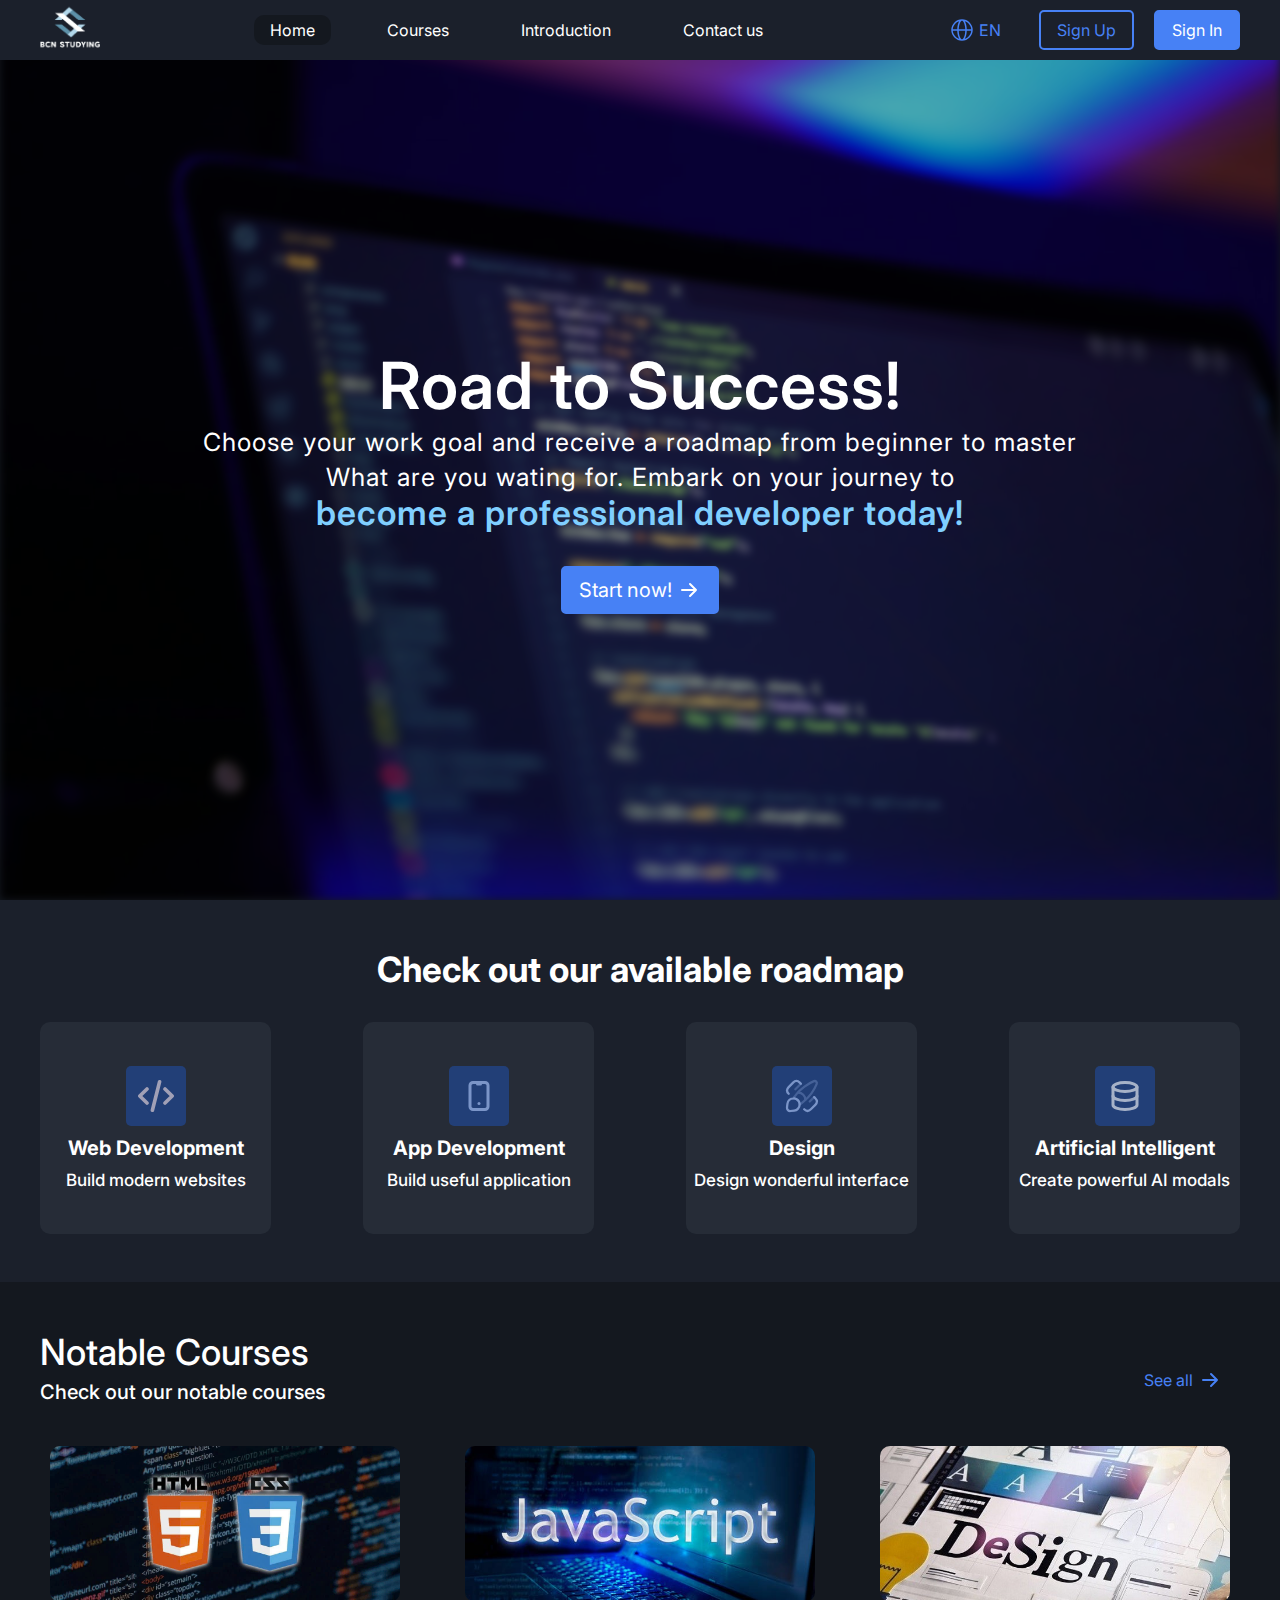
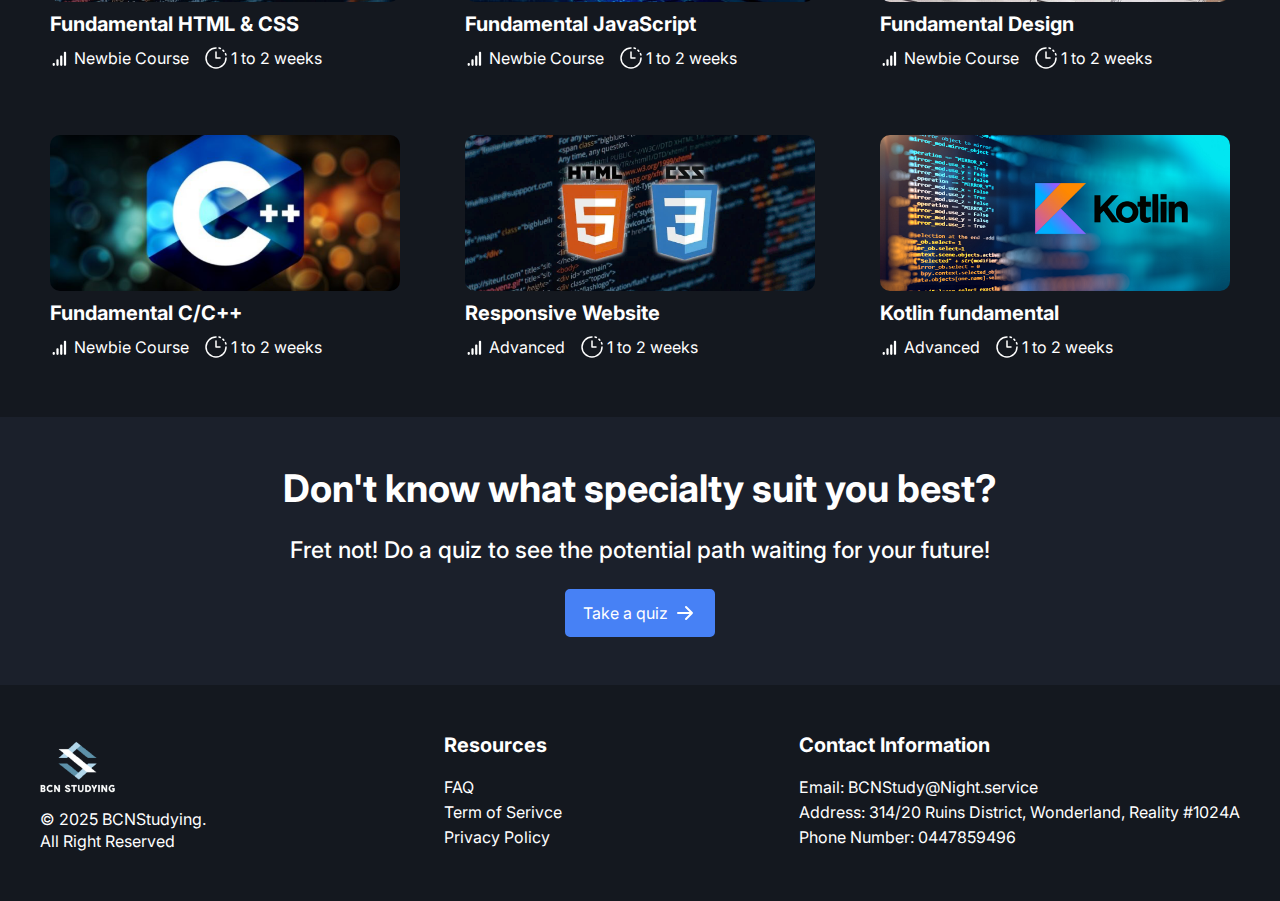
<file: index.html>
<!DOCTYPE html>
<html>
<head>
    <meta charset="UTF-8">
    <meta name="viewport" content="width=device-width, initial-scale=1.0">
    <link rel="preconnect" href="https://fonts.googleapis.com">
    <link rel="preconnect" href="https://fonts.gstatic.com" crossorigin>
    <link href="https://fonts.googleapis.com/css2?family=Inter:ital,opsz,wght@0,14..32,100..900;1,14..32,100..900&display=swap" rel="stylesheet">
    <link rel="stylesheet" href="/css/utils.css">
    <link rel="stylesheet" href="/css/style.css">
    <title>Document</title>
</head>
<body>
    <header class="flex-r a-center j-center bg-blue-dark2">
        <div class="flex-r g40 container j-between">
            <div class="flex-r g15">
                <img src="/assets/icon/hamburger.svg" class="Tablet Mobile"> 
                <div class="logo a-center">
                </div>
            </div>
            <menu class="flex-r a-center PC">
                <button class="item active" onclick="window.location.assign('/index.html')">
                    <span lang="vi">
                        Trang chủ
                    </span>
                    <span lang="en">
                        Home
                    </span>
                </button>
                <button class="item" onclick="window.location.assign('/course.html')">
                    <span lang="vi">
                        Khóa học
                    </span>
                    <span lang="en">
                        Courses
                    </span>
                </button>
                <button class="item" onclick="window.location.assign('/intro.html')">
                    <span lang="vi">
                        Giới thiệu
                    </span>
                    <span lang="en">
                        Introduction
                    </span>
                </button>
                <button class="item" onclick="window.location.assign('/contact.html')">
                    <span lang="vi">
                        Liên hệ
                    </span>
                    <span lang="en">
                        Contact us
                    </span>
                </button>
            </menu>
            <div class="utils a-center">
                <button class="tertiary dropdown" onclick="changeLanuage()">
                    <img src="./assets/icon/global.svg">
                    <span id="lang">
                        EN
                    </span>
                </button>
                <button class="secondary">
                    <span lang="vi">
                        Đăng ký
                    </span>
                    <span lang="en">
                        Sign Up
                    </span>
                </button>
                <button class="primary">
                    <span lang="vi">
                        Đăng nhập
                    </span>
                    <span lang="en">
                        Sign In
                    </span>
                </button>
            </div>
        </div>
    </header>
    <section class="main-page">
        <div class="overlay">

        </div>
        <div class="container a-center j-center flex-c text-center">
            <div class="f65 t-f40 m-f24 w6">
                <span lang="vi">
                    Con đường đến với thành công!
                </span>
                <span lang="en">
                    Road to Success!
                </span>
            </div>
            <div class="f25 t-f18 m-f14 line-140">
                <span lang="vi">
                    Chọn mục tiêu nghề nghiệp của mình và nhận lộ trình học từ cơ bạn đến nâng cao<br>
                    Còn chần chờ gì nữa mà không bắt đầu hành trình<br>
                    <span class="f34 t-f24 m-f14 c-blue-light w6">
                        trở thành lập trình viên chuyên nghiệp hôm nay!
                    </span>
                </span>
                <span lang="en">
                    Choose your work goal and receive a roadmap from beginner to master<br>
                    What are you wating for. Embark on your journey to<br>
                    <span class="f34 t-f24 m-f14 c-blue-light w6">
                        become a professional developer today!
                    </span>
                </span>
            </div>
        </div>
        <button class="primary f20 m-f14 a-center j-center" onclick="window.location.assign('/course.html')">
            <span lang="vi">
                Bắt đầu ngay!
            </span>
            <span lang="en">
                Start now!
            </span>
            <svg xmlns="http://www.w3.org/2000/svg" width="24" height="24" viewBox="0 0 24 24" fill="none">
                <path class="arrow-right"/>
            </svg>
        </button>
    </section>
    <section class="section2 bg-blue-dark2">
        <div class="container text-center flex-c">
            <div class="f35 m-f27 w7">
                <span lang="vi">
                    Xem trước những lộ trình hiện có
                </span>
                <span lang="en">
                    Check out our available roadmap
                </span>
            </div>
            <div class="flex-r g10 t-g20 flex-wrap j-between">
                <div class="card bg-blue-gray a-center j-center flex-c">
                    <div class=" icon">
                        <img src="/assets/icon/web.svg">
                    </div>
                    <div class="f20 w7">
                        <span lang="en">
                            Web Development
                        </span>
                        <span lang="vi">
                            Lập trình Web
                        </span>
                    </div>
                    <div class="f17 w5">
                        <span lang="en">
                            Build modern websites
                        </span>
                        <span lang="vi">
                            Xây dụng những trang web hiện đại
                        </span>
                    </div>
                </div>
                <div class="card bg-blue-gray a-center j-center flex-c">
                    <div class="icon">
                        <img src="/assets/icon/app.svg">
                    </div>
                    <div class="f20 w7">
                        <span lang="en">
                            App Development
                        </span>
                        <span lang="vi">
                            Lập trình App
                        </span>
                    </div>
                    <div class="f17 w5">
                        <span lang="en">
                            Build useful application
                        </span>
                        <span lang="vi">
                            Xây dựng những ứng dụng hữu ích
                        </span>
                    </div>
                </div>
                <div class="card bg-blue-gray a-center j-center flex-c">
                    <div class=" icon">
                        <img src="/assets/icon/design.svg">
                    </div>
                    <div class="f20 w7">
                        <span lang="en">
                            Design
                        </span>
                        <span lang="vi">
                            Thiết kế
                        </span>
                    </div>
                    <div class="f17 w5">
                        <span lang="en">
                            Design wonderful interface
                        </span>
                        <span lang="vi">
                            Thiết kế những giao diện tuyệt vời
                        </span>
                    </div>
                </div>
                <div class="card bg-blue-gray a-center j-center flex-c">
                    <div class=" icon">
                        <img src="/assets/icon/database.svg">
                    </div>
                    <div class="f20 w7">
                        <span lang="vi">
                            Trí tuệ nhân tạo
                        </span>
                        <span lang="en">
                            Artificial Intelligent
                        </span>
                    </div>
                    <div class="f17 w5">
                        <span lang="en">
                            Create powerful AI modals
                        </span>
                        <span lang="vi">
                            Tạo ra những AI mạnh mẽ
                        </span>
                    </div>
                </div>
            </div>
        </div>
    </section>
    <section class="section3">
        <div class="container flex-c">
            <div class="flex-r j-between a-end">
                <div class="flex-c g6">
                    <div class="f36 m-f25 w5">
                        <span lang="vi">
                            Khóa học nổi bật
                        </span>
                        <span lang="en">
                            Notable Courses
                        </span>
                    </div>
                    <div class="f20 m-f15 w5">
                        <span lang="vi">
                            Xem trước khóa học
                        </span>
                        <span lang="en">
                            Check out our notable courses
                        </span>
                    </div>
                </div>
                <button class="tertiary" onclick="window.location.assign('/course.html')">
                    <span lang="vi">
                        Xem tất cả
                    </span>
                    <span lang="en">
                        See all
                    </span>
                    <svg xmlns="http://www.w3.org/2000/svg" width="24" height="24" viewBox="0 0 24 24" fill="none">
                        <path class="arrow-right" style="--color: var(--blue);"/>
                    </svg>
                </button>
            </div>
            <div class="flex-r flex-wrap j-left g45 m-g10">
                <div class="card flex-c g10">
                    <div class="image HTML">

                    </div>
                    <div class="flex-c g10">
                        <div class="f20 m-f16 w7">
                            <span lang="vi">
                                HTML & CSS cơ bản
                            </span>
                            <span lang="en">
                                Fundamental HTML & CSS
                            </span>
                        </div>
                        <div class="flex-r m-flex-c a-center m-a-start g15 m-g5">
                            <div class="flex-r t-f15 a-center">
                                <img src="./assets/icon/level.svg">
                                <span lang="vi">
                                    Cơ bản
                                </span>
                                <span lang="en">
                                    Newbie Course
                                </span>
                            </div>
                            <div class="flex-r t-f15 g3 a-center">
                                <img src="./assets/icon/time.svg">
                                <span lang="vi">
                                    1-2 tuần
                                </span>
                                <span lang="en">
                                    1 to 2 weeks
                                </span>
                            </div>
                        </div>
                    </div>
                </div>
                <div class="card flex-c g10">
                    <div class="image JS">

                    </div>
                    <div class="flex-c g10">
                        <div class="f20 m-f16 w7">
                            <span lang="vi">
                                JavaScript cơ bản
                            </span>
                            <span lang="en">
                                Fundamental JavaScript
                            </span>
                        </div>
                        <div class="flex-r m-flex-c a-center m-a-start g15 m-g5">
                            <div class="flex-r t-f15 a-center">
                                <img src="./assets/icon/level.svg">
                                <span lang="vi">
                                    Cơ bản
                                </span>
                                <span lang="en">
                                    Newbie Course
                                </span>
                            </div>
                            <div class="flex-r t-f15 g3 a-center">
                                <img src="./assets/icon/time.svg">
                                <span lang="vi">
                                    1-2 tuần
                                </span>
                                <span lang="en">
                                    1 to 2 weeks
                                </span>
                            </div>
                        </div>
                    </div>
                </div>
                <div class="card flex-c g10">
                    <div class="image Design">

                    </div>
                    <div class="flex-c g10">
                        <div class="f20 m-f16 w7">
                            <span lang="vi">
                                Thiết kế cơ bản
                            </span>
                            <span lang="en">
                                Fundamental Design
                            </span>
                        </div>
                        <div class="flex-r m-flex-c a-center m-a-start g15 m-g5">
                            <div class="flex-r t-f15 a-center">
                                <img src="./assets/icon/level.svg">
                                <span lang="vi">
                                    Cơ bản
                                </span>
                                <span lang="en">
                                    Newbie Course
                                </span>
                            </div>
                            <div class="flex-r t-f15 g3 a-center">
                                <img src="./assets/icon/time.svg">
                                <span lang="vi">
                                    1-2 tuần
                                </span>
                                <span lang="en">
                                    1 to 2 weeks
                                </span>
                            </div>
                        </div>
                    </div>
                </div>
                <div class="card flex-c g10">
                    <div class="image C">

                    </div>
                    <div class="flex-c g10">
                        <div class="f20 m-f16 w7">
                            <span lang="vi">
                                C/C++ cơ bản
                            </span>
                            <span lang="en">
                                Fundamental C/C++
                            </span>
                        </div>
                        <div class="flex-r m-flex-c a-center m-a-start g15 m-g5">
                            <div class="flex-r t-f15 a-center">
                                <img src="./assets/icon/level.svg">
                                <span lang="vi">
                                    Cơ bản
                                </span>
                                <span lang="en">
                                    Newbie Course
                                </span>
                            </div>
                            <div class="flex-r t-f15 g3 a-center">
                                <img src="./assets/icon/time.svg">
                                <span lang="vi">
                                    1-2 tuần
                                </span>
                                <span lang="en">
                                    1 to 2 weeks
                                </span>
                            </div>
                        </div>
                    </div>
                </div>
                <div class="card flex-c g10">
                    <div class="image HTML">

                    </div>
                    <div class="flex-c g10">
                        <div class="f20 m-f16 w7">
                            <span lang="vi">
                                Trang Web Responsive
                            </span>
                            <span lang="en">
                                Responsive Website
                            </span>
                        </div>
                        <div class="flex-r m-flex-c a-center m-a-start g15 m-g5">
                            <div class="flex-r t-f15 a-center">
                                <img src="./assets/icon/level.svg">
                                <span lang="vi">
                                    Nâng cao
                                </span>
                                <span lang="en">
                                    Advanced
                                </span>
                            </div>
                            <div class="flex-r t-f15 g3 a-center">
                                <img src="./assets/icon/time.svg">
                                <span lang="vi">
                                    1-2 tuần
                                </span>
                                <span lang="en">
                                    1 to 2 weeks
                                </span>
                            </div>
                        </div>
                    </div>
                </div>
                <div class="card flex-c g10">
                    <div class="image Kotlin">

                    </div>
                    <div class="flex-c g10">
                        <div class="f20 m-f16 w7">
                            <span lang="vi">
                                Lập trình Kotlin
                            </span>
                            <span lang="en">
                                Kotlin fundamental
                            </span>
                        </div>
                        <div class="flex-r m-flex-c a-center m-a-start g15 m-g5">
                            <div class="flex-r t-f15 a-center">
                                <img src="./assets/icon/level.svg">
                                <span lang="vi">
                                    Nâng cao
                                </span>
                                <span lang="en">
                                    Advanced
                                </span>
                            </div>
                            <div class="flex-r t-f15 g3 a-center">
                                <img src="./assets/icon/time.svg">
                                <span lang="vi">
                                    1-2 tuần
                                </span>
                                <span lang="en">
                                    1 to 2 weeks
                                </span>
                            </div>
                        </div>
                    </div>
                </div>
            </div>
        </div>
    </section>
    <section class="section4 bg-blue-dark2">
        <div class="container flex-c text-center a-center j-center g25">
            <div class="f38 t-f26 w7">
                <span lang="vi">
                    Chưa biết chuyên ngành nào phù hợp với mình?
                </span>
                <span lang="en">
                    Don't know what specialty suit you best?
                </span>
            </div>
            <div class="f23 t-f18 w5">
                <span lang="vi">
                    Đừng lo! Hãy làm bài trắc nghiệm để chọn ra được ngành nghề tiềm năng cho tương lai của bạn!
                </span>
                <span lang="en">
                    Fret not! Do a quiz to see the potential path waiting for your future!
                </span>
            </div>
            <button class="primary" onclick="window.location.assign('/quiz2.html')">
                <span lang="vi">
                    Làm bài trắc nghiệm
                </span>
                <span lang="en">
                    Take a quiz
                </span>
                <svg xmlns="http://www.w3.org/2000/svg" width="24" height="24" viewBox="0 0 24 24" fill="none">
                    <path class="arrow-right"/>
                </svg>
            </button>
        </div>
    </section>
    <footer>
        <div class="container flex-r t-flex-c j-between g40">
            <div class="section">
                <div class="logo">

                </div>
                <div class="line-140">
                    <span lang="vi">
                        &copy; 2025 BCNStudying.<br>Mọi quyền được bảo lưu
                    </span>
                    <span lang="en">
                        &copy; 2025 BCNStudying.<br>All Right Reserved
                    </span>
                </div>
            </div>
            <div class="section flex-c g20">
                <div class="type">
                    <span lang="vi">
                        Tài nguyên
                    </span>
                    <span lang="en">
                        Resources
                    </span>  
                </div>
                <div class="links flex-c g5">
                    <a href="#">
                        <span lang="vi">
                            Câu hỏi thường gặp
                        </span>
                        <span lang="en">
                            FAQ
                        </span>
                    </a>
                    <a href="#">
                        <span lang="vi">
                            Chính sách và Điều khoản
                        </span>
                        <span lang="en">
                            Term of Serivce
                        </span>
                    </a>
                    <a href="#">
                        <span lang="vi">
                            Chính sách bảo mật
                        </span>
                        <span lang="en">
                            Privacy Policy
                        </span>
                    </a>
                </div>
            </div>
            <div class="section flex-c g20">
                <div class="type">
                    <span lang="vi">
                        Thông tin liên hệ
                    </span>
                    <span lang="en">
                        Contact Information
                    </span>  
                </div>
                <div class="links flex-c g5">
                    <div>
                        Email: BCNStudy@Night.service
                    </div>
                    <div>
                        <span lang="vi">
                            Địa chỉ: 314/20 Quận Ruins, Wonderland, Thực tại #1024A
                        </span>
                        <span lang="en">
                            Address: 314/20 Ruins District, Wonderland, Reality #1024A
                        </span>
                    </div>
                    <div>
                        <span lang="vi">
                            Số điện thoại: 0447859496
                        </span>
                        <span lang="en">
                            Phone Number: 0447859496
                        </span>
                    </div>
                </div>
            </div>
        </div>
    </footer>
</body>
<script
  src="https://code.jquery.com/jquery-3.7.1.min.js"
  integrity="sha256-/JqT3SQfawRcv/BIHPThkBvs0OEvtFFmqPF/lYI/Cxo="
  crossorigin="anonymous"
></script>
<script src="/index.js"></script>
<script>
    $(".section3 .card .image").bind("click", function() {
        window.location.assign("/class.html")
    })
    $(".section2 .card").bind("click", function() {
        window.location.assign("/roadmap.html")
    })
</script>
</html>
</file>
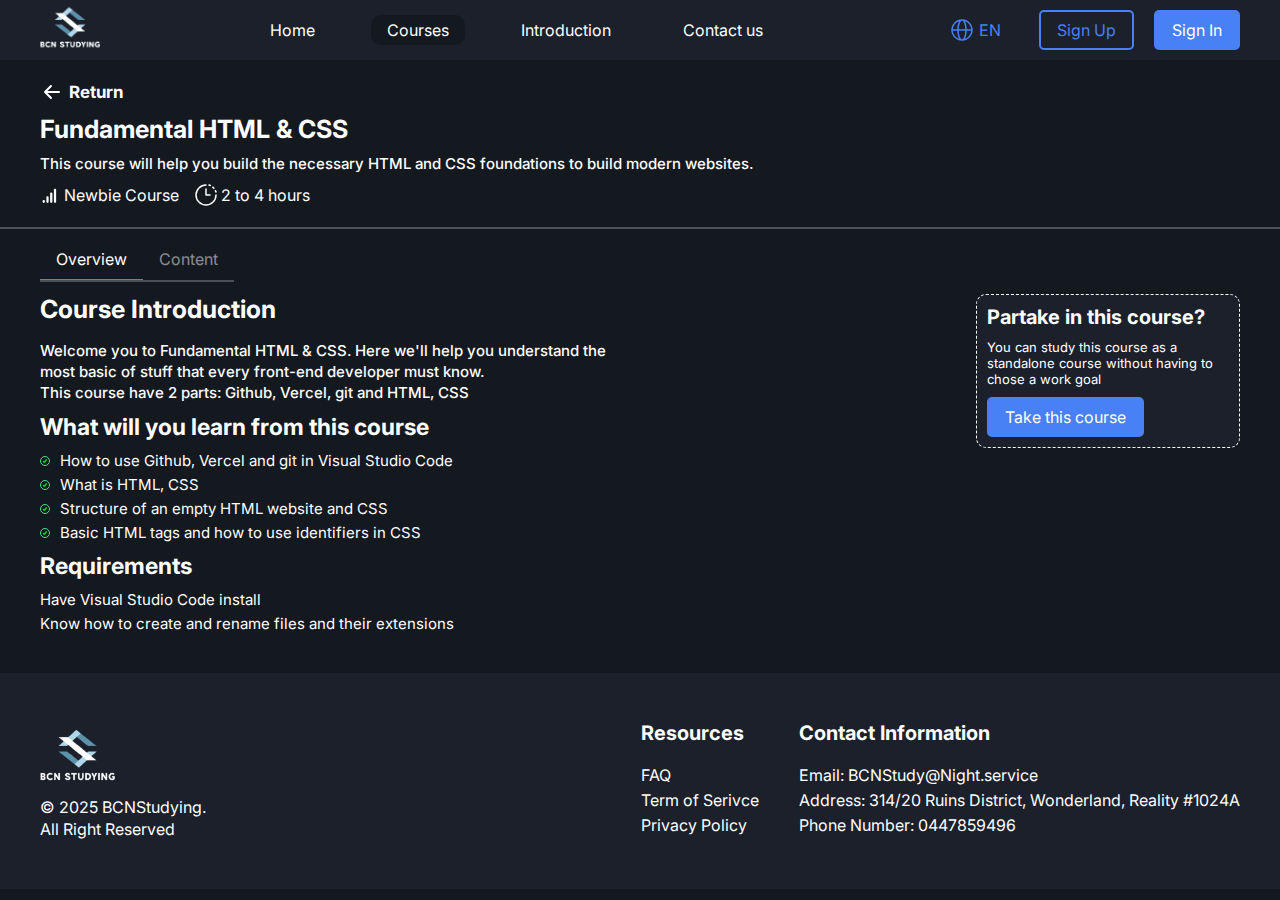
<file: class.html>
<!DOCTYPE html>
<html>
<head>
    <meta charset="UTF-8">
    <meta name="viewport" content="width=device-width, initial-scale=1.0">
    <title>Document</title>
    <link
        href="https://fonts.googleapis.com/css2?family=Inter:ital,opsz,wght@0,14..32,100..900;1,14..32,100..900&display=swap"
        rel="stylesheet"
    />
    <link rel="stylesheet" href="/css/utils.css">
    <link rel="stylesheet" href="/css/class.css">

</head>
<body>
    <header class="flex-r a-center j-center bg-blue-dark2">
        <div class="flex-r g40 container j-between">
            <div class="flex-r g15">
                <img src="/assets/icon/hamburger.svg" class="Tablet Mobile"> 
                <div class="logo a-center">
                </div>
            </div>
            <menu class="flex-r a-center PC">
                <button class="item" onclick="window.location.assign('/index.html')">
                    <span lang="vi">
                        Trang chủ
                    </span>
                    <span lang="en">
                        Home
                    </span>
                </button>
                <button class="item active" onclick="window.location.assign('/course.html')">
                    <span lang="vi">
                        Khóa học
                    </span>
                    <span lang="en">
                        Courses
                    </span>
                </button>
                <button class="item" onclick="window.location.assign('/intro.html')">
                    <span lang="vi">
                        Giới thiệu
                    </span>
                    <span lang="en">
                        Introduction
                    </span>
                </button>
                <button class="item" onclick="window.location.assign('/contact.html')">
                    <span lang="vi">
                        Liên hệ
                    </span>
                    <span lang="en">
                        Contact us
                    </span>
                </button>
            </menu>
            <div class="utils a-center">
                <button class="tertiary dropdown" onclick="changeLanuage()">
                    <img src="./assets/icon/global.svg">
                    <span id="lang">
                        EN
                    </span>
                </button>
                <button class="secondary">
                    <span lang="vi">
                        Đăng ký
                    </span>
                    <span lang="en">
                        Sign Up
                    </span>
                </button>
                <button class="primary">
                    <span lang="vi">
                        Đăng nhập
                    </span>
                    <span lang="en">
                        Sign In
                    </span>
                </button>
            </div>
        </div>
    </header>
    <section class="section1 bg-blue-dark3">
        <div class="container flex-c g10">
            <a href="/course.html" class="flex-r g5 a-center">
                <svg xmlns="http://www.w3.org/2000/svg" width="24" height="24" viewBox="0 0 24 24" fill="none" class="flip">
                    <path class="arrow-right" />
                </svg>
                <div class="f17 w7">
                    <span lang="vi">Quay lại</span>
                    <span lang="en">Return</span>
                </div>
            </a>
            <div class="f25 w7">
                <span lang="vi">HTML & CSS Cơ Bản</span>
                <span lang="en">Fundamental HTML & CSS</span>
            </div>
            <div class="f15 w5">
                <span lang="vi">
                    Khóa học này sẽ giúp bạn nắm vững nền tảng HTML và
                    CSS để xây dựng các trang web hiện đại.
                </span>
                <span lang="en">
                    This course will help you build the necessary HTML and CSS
                    foundations to build modern websites.
                </span>
            </div>
            <div class="flex-r a-center g15 m-g10">
                <div class="flex-r t-f15 a-center">
                    <img src="./assets/icon/level.svg">
                    <span lang="vi">
                        Cơ bản
                    </span>
                    <span lang="en">
                        Newbie Course
                    </span>
                </div>
                <div class="flex-r t-f15 g3 a-center">
                    <img src="./assets/icon/time.svg">
                    <span lang="vi">
                        2 - 4 giờ
                    </span>
                    <span lang="en">
                        2 to 4 hours
                    </span>
                </div>
            </div>
        </div>
    </section>
    <section class="section2">
        <div class="container flex-c g12">
            <div class="bar flex-r">
                <button class="select active" onclick="overviewClick()" id="overview-btn">
                    <span lang="vi">Tổng Quan</span>
                    <span lang="en">Overview</span>
                </button>
                <button class="select" onclick="contentClick()" id="content-btn">
                    <span lang="vi">Nội Dung</span>
                    <span lang="en">Content</span>
                </button>
            </div>
            <div class="flex-r j-between a-start g10">
                <div class="content flex-c g10" id="content" style="display: none;">
                    <div class="f25 w7">
                        <span lang="vi">Bạn sẽ học những gì?</span>
                        <span lang="en">What will you learn in this course?</span>
                    </div>
                    <div class="card flex-c g10">
                        <div class="f17 w7">
                            <span lang="vi">Phần 1: Giới thiệu về IDE, Vercel, Github và git</span>
                            <span lang="en">Part 1: IDE, Vercel, Github and git Introduction</span> 
                        </div>
                        <div class="flex-c g5">
                            <div class="flex-r a-center g10">
                                <img src="/assets/icon/checkmark.svg" class="tick"/>
                                <div class="f15">
                                    <span lang="vi">
                                        Cách để tạo tài khoản Github và tạo một repository
                                    </span>
                                    <span lang="en">
                                        How to create a Github account and create a repository
                                    </span>
                                </div>
                            </div>
                            <div class="flex-r a-center g10">
                                <img src="/assets/icon/checkmark.svg" class="tick"/>
                                <div class="f15">
                                    <span lang="vi">
                                        Cách để khởi tạo và sử dụng git trong Visual Studio Code
                                    </span>
                                    <span lang="en">
                                        Learn how to set up and use git in Visual Studio Code
                                    </span>
                                </div>
                            </div>
                            <div class="flex-r a-center g10">
                                <img src="/assets/icon/checkmark.svg" class="tick"/>
                                <div class="f15">
                                    <span lang="vi">
                                        Cách để liên kết tài khoàn Github với Vercel và tạo một trang web
                                    </span>
                                    <span lang="en">
                                        How to link your Github account with Vercel and how to deploy a website using Vercel
                                    </span>
                                </div>
                            </div>
                        </div>
                    </div>
                    <div class="card flex-c g10">
                        <div class="f17 w7">
                            <span lang="vi">Phần 2: Giới thiệu về HTML</span>
                            <span lang="en">Part 2: HTML Introduction</span> 
                        </div>
                        <div class="flex-c g5">
                            <div class="flex-r a-center g10">
                                <img src="/assets/icon/checkmark.svg" class="tick"/>
                                <div class="f15">
                                    <span lang="vi">
                                        Hyper Text Markup Language (HTML) là gì?
                                    </span>
                                    <span lang="en">
                                        What is Hyper Text Markup Language (HTML)?
                                    </span>
                                </div>
                            </div>
                            <div class="flex-r a-center g10">
                                <img src="/assets/icon/checkmark.svg" class="tick"/>
                                <div class="f15">
                                    <span lang="vi">
                                        Cấu trúc của một trang HTML cơ bản
                                    </span>
                                    <span lang="en">
                                        Structure of an empty website
                                    </span>
                                </div>
                            </div>
                            <div class="flex-r a-center g10">
                                <img src="/assets/icon/checkmark.svg" class="tick"/>
                                <div class="f15">
                                    <span lang="vi">
                                        Cách thẻ trong HTML hoạt động và một số loại thẻ cơ bản
                                    </span>
                                    <span lang="en">
                                        What are HTML tags and basic HTML tags
                                    </span>
                                </div>
                            </div>
                        </div>
                    </div>
                    <div class="card flex-c g10">
                        <div class="f17 w7">
                            <span lang="vi">Phần 3: Giới thiệu CSS</span>
                            <span lang="en">Part 3: CSS Introduction</span> 
                        </div>
                        <div class="flex-c g5">
                            <div class="flex-r a-center g10">
                                <img src="/assets/icon/checkmark.svg" class="tick"/>
                                <div class="f15">
                                    <span lang="vi">
                                        Cascading Style Sheets (CSS) là gì?
                                    </span>
                                    <span lang="en">
                                        What is Cascading Style Sheets (CSS)
                                    </span>
                                </div>
                            </div>
                            <div class="flex-r a-center g10">
                                <img src="/assets/icon/checkmark.svg" class="tick"/>
                                <div class="f15">
                                    <span lang="vi">
                                        Cách để tạo một tập tin CSS và liên kết nó đến HTML
                                    </span>
                                    <span lang="en">
                                        How to create a CSS file and link it to HTML
                                    </span>
                                </div>
                            </div>
                            <div class="flex-r a-center g10">
                                <img src="/assets/icon/checkmark.svg" class="tick"/>
                                <div class="f15">
                                    <span lang="vi">
                                        Cấu trúc của một tập tin CSS
                                    </span>
                                    <span lang="en">
                                        Structure of a CSS file
                                    </span>
                                </div>
                            </div>
                            <div class="flex-r a-center g10">
                                <img src="/assets/icon/checkmark.svg" class="tick"/>
                                <div class="f15">
                                    <span lang="vi">
                                        Cách khai báo bộ định danh và một số thuộc tính, giá trị cơ bản
                                    </span>
                                    <span lang="en">
                                        How to declare CSS identifiers and fundamental properties and their values
                                    </span>
                                </div>
                            </div>
                        </div>
                    </div>
                </div>
                <div class="content flex-c g16" id="overview">
                    <div class="f25 w7">
                        <span lang="vi">Giới thiệu khóa học</span>
                        <span lang="en">Course Introduction</span>
                    </div>
                    <div class="flex-c g10">
                        <div class="f15 w5 line-140">
                            <span lang="vi">
                                Chào mừng bạn đến với khóa học HTML & CSS cơ bản. Thì ở đây sẽ giúp cho các bạn hiểu về những
                                thứ cơ bản nhất mà tất cả những lập trình viên front-end đều bắt buộc phải nắm rõ. 
                                <br>Khóa học bao gồm 2 phần cơ bản: Github, Vercel, git và HTML, CSS
                            </span>
                            <span lang="en">
                                Welcome you to Fundamental HTML & CSS. Here we'll help you understand the most basic of stuff that every
                                front-end developer must know. 
                                <br>This course have 2 parts: Github, Vercel, git and HTML, CSS
                            </span>
                        </div>
                        <div class="flex-c g10">
                            <div class="f23 w7">
                                <span lang="vi">Bạn sẽ học được gì từ khóa học này</span>                                
                                <span lang="en">What will you learn from this course</span>
                            </div>
                            <div class="flex-c g5">
                                <div class="flex-r a-center g10">
                                    <img src="/assets/icon/checkmark.svg" class="tick"/>
                                    <div class="f15">
                                        <span lang="vi">
                                            Cách sử dụng Github, Vercel và git trong Visual Studio Code
                                        </span>
                                        <span lang="en">
                                            How to use Github, Vercel and git in Visual Studio Code
                                        </span>
                                    </div>
                                </div>
                                <div class="flex-r a-center g10">
                                    <img src="/assets/icon/checkmark.svg" class="tick"/>
                                    <div class="f15">
                                        <span lang="vi">
                                            HTML, CSS là gì
                                        </span>
                                        <span lang="en">
                                            What is HTML, CSS
                                        </span>
                                    </div>
                                </div>
                                <div class="flex-r a-center g10">
                                    <img src="/assets/icon/checkmark.svg" class="tick"/>
                                    <div class="f15">
                                        <span lang="vi">
                                            Cấu trúc của một trang HTML và CSS
                                        </span>
                                        <span lang="en">
                                            Structure of an empty HTML website and CSS
                                        </span>
                                    </div>
                                </div>
                                <div class="flex-r a-center g10">
                                    <img src="/assets/icon/checkmark.svg" class="tick"/>
                                    <div class="f15">
                                        <span lang="vi">
                                            Một số thẻ cơ bản trong HTML và các sử dụng bộ định danh trong CSS
                                        </span>
                                        <span lang="en">
                                            Basic HTML tags and how to use identifiers in CSS
                                        </span>
                                    </div>
                                </div>
                            </div>
                        </div>
                        <div class="flex-c g10">
                            <div class="f23 w7">
                                <span lang="vi">Yêu cầu</span>                                
                                <span lang="en">Requirements</span>
                            </div>
                            <div class="flex-c g5">
                                <div class="flex-r a-center g10">
                                    <div class="f15">
                                        <span lang="vi">
                                            Có Visual Studio Code
                                        </span>
                                        <span lang="en">
                                            Have Visual Studio Code install
                                        </span>
                                    </div>
                                </div>
                                <div class="flex-r a-center g10">
                                    <div class="f15">
                                        <span lang="vi">
                                            Biết cách tạo và đổi tên tập tin và định dạng của chúng
                                        </span>
                                        <span lang="en">
                                            Know how to create and rename files and their extensions
                                        </span>
                                    </div>
                                </div>
                            </div>
                        </div>
                    </div>
                </div>
                <div class="box">
                    <div class="flex-c g10 a-start">
                        <div class="f20 w7">
                            <span lang="vi">Học khóa học này?</span>
                            <span lang="en">Partake in this course?</span>
                        </div>
                        <div class="f13">
                            <span lang="vi">Bạn thể học khóa học này mà không cần phải chọn lộ trình học</span>
                            <span lang="en">You can study this course as a standalone course without having to chose a work goal</span>
                        </div>
                        <button class="primary">
                            <span lang="vi">Nhận khóa học này</span>
                            <span lang="en">Take this course</span>                            
                        </button>
                    </div>
                </div>
            </div>
        </div>
    </section>
    <footer class="bg-blue-dark2">
        <div class="container flex-r t-flex-c j-between g40">
            <div class="section">
                <div class="logo">

                </div>
                <div class="line-140">
                    <span lang="vi">
                        &copy; 2025 BCNStudying.<br>Mọi quyền được bảo lưu
                    </span>
                    <span lang="en">
                        &copy; 2025 BCNStudying.<br>All Right Reserved
                    </span>
                </div>
            </div>
            <div class="flex-r m-flex-c g40">
                <div class="section flex-c g20">
                    <div class="type">
                        <span lang="vi">
                            Tài nguyên
                        </span>
                        <span lang="en">
                            Resources
                        </span>  
                    </div>
                    <div class="links flex-c g5">
                        <a href="#">
                            <span lang="vi">
                                Câu hỏi thường gặp
                            </span>
                            <span lang="en">
                                FAQ
                            </span>
                        </a>
                        <a href="#">
                            <span lang="vi">
                                Chính sách và Điều khoản
                            </span>
                            <span lang="en">
                                Term of Serivce
                            </span>
                        </a>
                        <a href="#">
                            <span lang="vi">
                                Chính sách bảo mật
                            </span>
                            <span lang="en">
                                Privacy Policy
                            </span>
                        </a>
                    </div>
                </div>
                <div class="section flex-c g20">
                    <div class="type">
                        <span lang="vi">
                            Thông tin liên hệ
                        </span>
                        <span lang="en">
                            Contact Information
                        </span>  
                    </div>
                    <div class="links flex-c g5">
                        <div>
                            Email: BCNStudy@Night.service
                        </div>
                        <div>
                            <span lang="vi">
                                Địa chỉ: 314/20 Quận Ruins, Wonderland, Thực tại #1024A
                            </span>
                            <span lang="en">
                                Address: 314/20 Ruins District, Wonderland, Reality #1024A
                            </span>
                        </div>
                        <div>
                            <span lang="vi">
                                Số điện thoại: 0447859496
                            </span>
                            <span lang="en">
                                Phone Number: 0447859496
                            </span>
                        </div>
                    </div>
                </div>
            </div>
        </div>
    </footer>
</body>
<script
    src="https://code.jquery.com/jquery-3.7.1.min.js"
    integrity="sha256-/JqT3SQfawRcv/BIHPThkBvs0OEvtFFmqPF/lYI/Cxo="
    crossorigin="anonymous"
></script>
<script>
    function overviewClick() {       
        $("#content").css("display", "none")
        $("#overview").css("display", "flex")
        $("#overview-btn").addClass("active")
        $("#content-btn").removeClass("active")
    }
    function contentClick() {
        $("#content").css("display", "flex")
        $("#overview").css("display", "none")
        $("#overview-btn").removeClass("active")
        $("#content-btn").addClass("active")
    }
</script>
<script src="/index.js"></script>
</html>
</file>
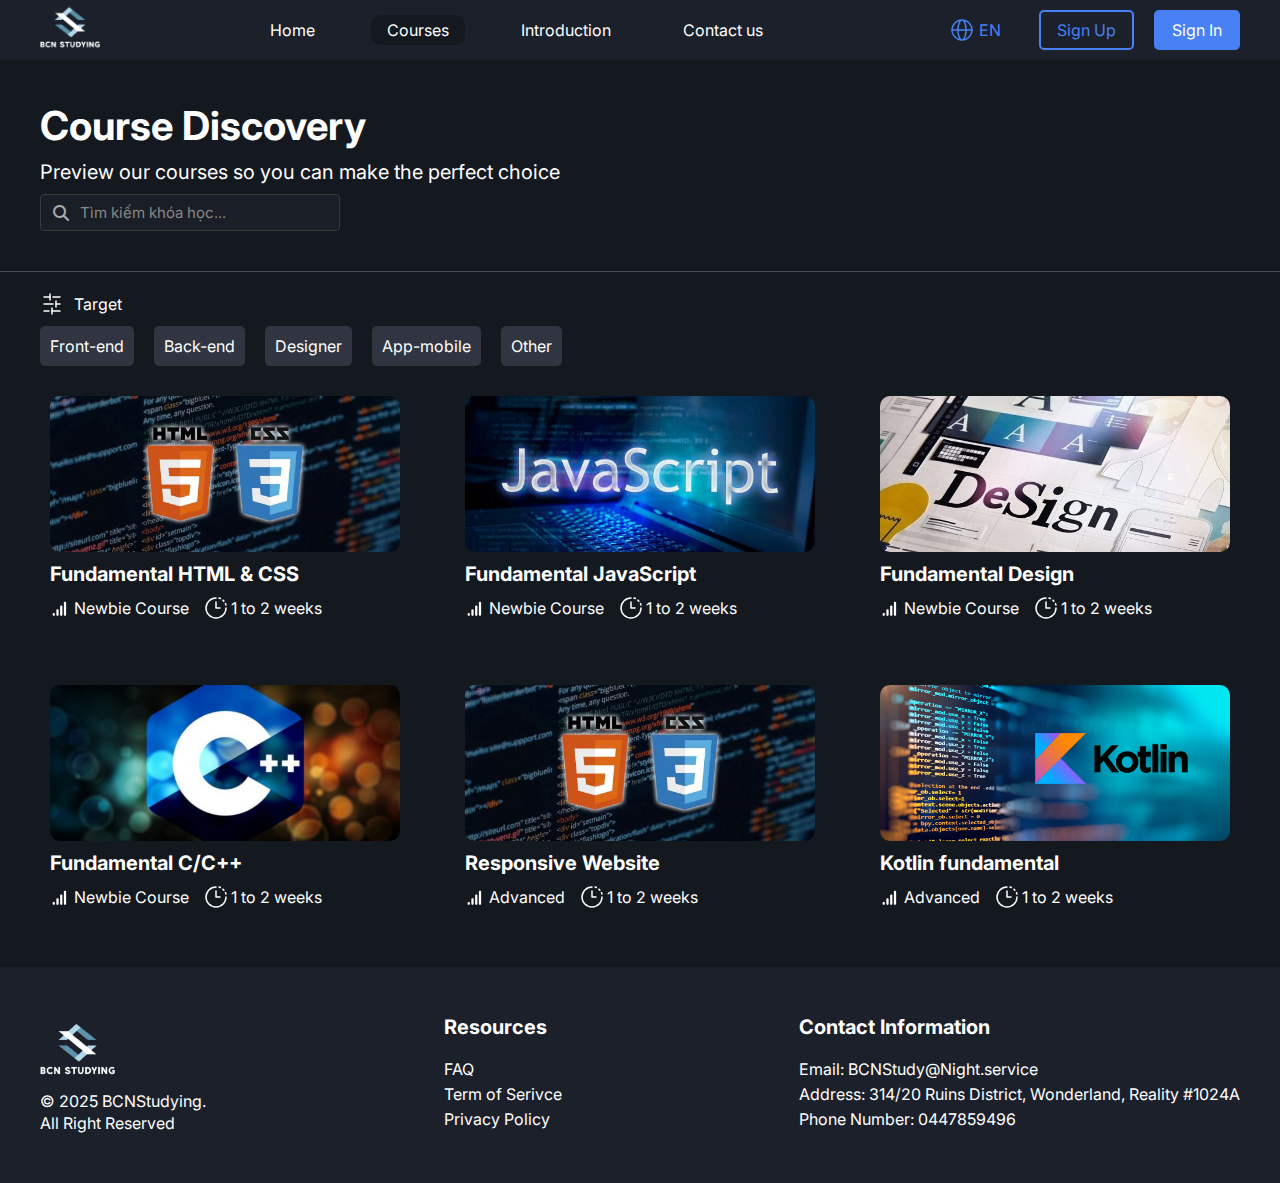
<file: course.html>
<!DOCTYPE html>
<html>
<head>
    <meta charset="UTF-8" />
    <meta name="viewport" content="width=device-width, initial-scale=1.0" />
    <title>Khóa Học</title>
    <link
        href="https://fonts.googleapis.com/css2?family=Inter:ital,opsz,wght@0,14..32,100..900;1,14..32,100..900&display=swap"
        rel="stylesheet"
    />
    <link
        rel="stylesheet"
        href="https://cdnjs.cloudflare.com/ajax/libs/font-awesome/6.4.0/css/all.min.css"
    />
    <link rel="stylesheet" href="/css/utils.css" />
    <link rel="stylesheet" href="/css/course.css" />
</head>

<body>
<header class="flex-r a-center j-center bg-blue-dark2">
        <div class="flex-r g40 container j-between">
            <div class="flex-r g15">
                <img src="/assets/icon/hamburger.svg" class="Tablet Mobile"> 
                <div class="logo a-center">
                </div>
            </div>
            <menu class="flex-r a-center PC">
                <button class="item" onclick="window.location.assign('/index.html')">
                    <span lang="vi">
                        Trang chủ
                    </span>
                    <span lang="en">
                        Home
                    </span>
                </button>
                <button class="item active" onclick="window.location.assign('/course.html')">
                    <span lang="vi">
                        Khóa học
                    </span>
                    <span lang="en">
                        Courses
                    </span>
                </button>
                <button class="item" onclick="window.location.assign('/intro.html')">
                    <span lang="vi">
                        Giới thiệu
                    </span>
                    <span lang="en">
                        Introduction
                    </span>
                </button>
                <button class="item" onclick="window.location.assign('/contact.html')">
                    <span lang="vi">
                        Liên hệ
                    </span>
                    <span lang="en">
                        Contact us
                    </span>
                </button>
            </menu>
            <div class="utils a-center">
                <button class="tertiary dropdown" onclick="changeLanuage()">
                    <img src="./assets/icon/global.svg">
                    <span id="lang">
                        EN
                    </span>
                </button>
                <button class="secondary">
                    <span lang="vi">
                        Đăng ký
                    </span>
                    <span lang="en">
                        Sign Up
                    </span>
                </button>
                <button class="primary">
                    <span lang="vi">
                        Đăng nhập
                    </span>
                    <span lang="en">
                        Sign In
                    </span>
                </button>
            </div>
        </div>
    </header>
    <section class="hero-section">
        <div class="container">
            <div class="big-text">
                <span lang="vi">Khám phá khóa học</span>
                <span lang="en">Course Discovery</span>
            </div>
            <div class="small-text">
                <span lang="vi">
                    Xem trước các khóa học để lựa chọn mục tiêu thật đúng đắn
                </span>
                <span lang="en">Preview our courses so you can make the perfect choice</span
                >
            </div>
            <div class="search-container">
                <i class="fa fa-search"></i>
                <input type="text" placeholder="Tìm kiếm khóa học..." />
            </div>
        </div>
    </section>
    <section class="main-section">
        <div class="container">
            <div class="flex-c g10">
                <div class="top">
                    <img src="/assets/icon/slider.svg" />
                    <div class="f16 w4">
                        <span lang="vi">Mục tiêu</span>
                        <span lang="en">Target</span>
                    </div>
                </div>
                <div class="bottom">
                    <div class="box">Front-end</div>
                    <div class="box">Back-end</div>
                    <div class="box">Designer</div>
                    <div class="box">App-mobile</div>
                    <div class="box">Other</div>
                </div>
            </div>
        </div>
    </section>
    <section class="section2">
        <div class="container flex-c">
            <div class="flex-r flex-wrap j-left g45 m-g10">
                <div class="card flex-c g10">
                    <div class="image HTML">

                    </div>
                    <div class="flex-c g10">
                        <div class="f20 m-f16 w7">
                            <span lang="vi">
                                HTML & CSS cơ bản
                            </span>
                            <span lang="en">
                                Fundamental HTML & CSS
                            </span>
                        </div>
                        <div class="flex-r m-flex-c a-center m-a-start g15 m-g5">
                            <div class="flex-r t-f15 a-center">
                                <img src="./assets/icon/level.svg">
                                <span lang="vi">
                                    Cơ bản
                                </span>
                                <span lang="en">
                                    Newbie Course
                                </span>
                            </div>
                            <div class="flex-r t-f15 g3 a-center">
                                <img src="./assets/icon/time.svg">
                                <span lang="vi">
                                    1-2 tuần
                                </span>
                                <span lang="en">
                                    1 to 2 weeks
                                </span>
                            </div>
                        </div>
                    </div>
                </div>
                <div class="card flex-c g10">
                    <div class="image JS">

                    </div>
                    <div class="flex-c g10">
                        <div class="f20 m-f16 w7">
                            <span lang="vi">
                                JavaScript cơ bản
                            </span>
                            <span lang="en">
                                Fundamental JavaScript
                            </span>
                        </div>
                        <div class="flex-r m-flex-c a-center m-a-start g15 m-g5">
                            <div class="flex-r t-f15 a-center">
                                <img src="./assets/icon/level.svg">
                                <span lang="vi">
                                    Cơ bản
                                </span>
                                <span lang="en">
                                    Newbie Course
                                </span>
                            </div>
                            <div class="flex-r t-f15 g3 a-center">
                                <img src="./assets/icon/time.svg">
                                <span lang="vi">
                                    1-2 tuần
                                </span>
                                <span lang="en">
                                    1 to 2 weeks
                                </span>
                            </div>
                        </div>
                    </div>
                </div>
                <div class="card flex-c g10">
                    <div class="image Design">

                    </div>
                    <div class="flex-c g10">
                        <div class="f20 m-f16 w7">
                            <span lang="vi">
                                Thiết kế cơ bản
                            </span>
                            <span lang="en">
                                Fundamental Design
                            </span>
                        </div>
                        <div class="flex-r m-flex-c a-center m-a-start g15 m-g5">
                            <div class="flex-r t-f15 a-center">
                                <img src="./assets/icon/level.svg">
                                <span lang="vi">
                                    Cơ bản
                                </span>
                                <span lang="en">
                                    Newbie Course
                                </span>
                            </div>
                            <div class="flex-r t-f15 g3 a-center">
                                <img src="./assets/icon/time.svg">
                                <span lang="vi">
                                    1-2 tuần
                                </span>
                                <span lang="en">
                                    1 to 2 weeks
                                </span>
                            </div>
                        </div>
                    </div>
                </div>
                <div class="card flex-c g10">
                    <div class="image C">

                    </div>
                    <div class="flex-c g10">
                        <div class="f20 m-f16 w7">
                            <span lang="vi">
                                C/C++ cơ bản
                            </span>
                            <span lang="en">
                                Fundamental C/C++
                            </span>
                        </div>
                        <div class="flex-r m-flex-c a-center m-a-start g15 m-g5">
                            <div class="flex-r t-f15 a-center">
                                <img src="./assets/icon/level.svg">
                                <span lang="vi">
                                    Cơ bản
                                </span>
                                <span lang="en">
                                    Newbie Course
                                </span>
                            </div>
                            <div class="flex-r t-f15 g3 a-center">
                                <img src="./assets/icon/time.svg">
                                <span lang="vi">
                                    1-2 tuần
                                </span>
                                <span lang="en">
                                    1 to 2 weeks
                                </span>
                            </div>
                        </div>
                    </div>
                </div>
                <div class="card flex-c g10">
                    <div class="image HTML">

                    </div>
                    <div class="flex-c g10">
                        <div class="f20 m-f16 w7">
                            <span lang="vi">
                                Trang Web Responsive
                            </span>
                            <span lang="en">
                                Responsive Website
                            </span>
                        </div>
                        <div class="flex-r m-flex-c a-center m-a-start g15 m-g5">
                            <div class="flex-r t-f15 a-center">
                                <img src="./assets/icon/level.svg">
                                <span lang="vi">
                                    Nâng cao
                                </span>
                                <span lang="en">
                                    Advanced
                                </span>
                            </div>
                            <div class="flex-r t-f15 g3 a-center">
                                <img src="./assets/icon/time.svg">
                                <span lang="vi">
                                    1-2 tuần
                                </span>
                                <span lang="en">
                                    1 to 2 weeks
                                </span>
                            </div>
                        </div>
                    </div>
                </div>
                <div class="card flex-c g10">
                    <div class="image Kotlin">

                    </div>
                    <div class="flex-c g10">
                        <div class="f20 m-f16 w7">
                            <span lang="vi">
                                Lập trình Kotlin
                            </span>
                            <span lang="en">
                                Kotlin fundamental
                            </span>
                        </div>
                        <div class="flex-r m-flex-c a-center m-a-start g15 m-g5">
                            <div class="flex-r t-f15 a-center">
                                <img src="./assets/icon/level.svg">
                                <span lang="vi">
                                    Nâng cao
                                </span>
                                <span lang="en">
                                    Advanced
                                </span>
                            </div>
                            <div class="flex-r t-f15 g3 a-center">
                                <img src="./assets/icon/time.svg">
                                <span lang="vi">
                                    1-2 tuần
                                </span>
                                <span lang="en">
                                    1 to 2 weeks
                                </span>
                            </div>
                        </div>
                    </div>
                </div>
            </div>
        </div>
    </section>
    <footer class="bg-blue-dark2">
        <div class="container flex-r t-flex-c j-between g40">
            <div class="section">
                <div class="logo">

                </div>
                <div class="line-140">
                    <span lang="vi">
                        &copy; 2025 BCNStudying.<br>Mọi quyền được bảo lưu
                    </span>
                    <span lang="en">
                        &copy; 2025 BCNStudying.<br>All Right Reserved
                    </span>
                </div>
            </div>
            <div class="section flex-c g20">
                <div class="type">
                    <span lang="vi">
                        Tài nguyên
                    </span>
                    <span lang="en">
                        Resources
                    </span>  
                </div>
                <div class="links flex-c g5">
                    <a href="#">
                        <span lang="vi">
                            Câu hỏi thường gặp
                        </span>
                        <span lang="en">
                            FAQ
                        </span>
                    </a>
                    <a href="#">
                        <span lang="vi">
                            Chính sách và Điều khoản
                        </span>
                        <span lang="en">
                            Term of Serivce
                        </span>
                    </a>
                    <a href="#">
                        <span lang="vi">
                            Chính sách bảo mật
                        </span>
                        <span lang="en">
                            Privacy Policy
                        </span>
                    </a>
                </div>
            </div>
            <div class="section flex-c g20">
                <div class="type">
                    <span lang="vi">
                        Thông tin liên hệ
                    </span>
                    <span lang="en">
                        Contact Information
                    </span>  
                </div>
                <div class="links flex-c g5">
                    <div>
                        Email: BCNStudy@Night.service
                    </div>
                    <div>
                        <span lang="vi">
                            Địa chỉ: 314/20 Quận Ruins, Wonderland, Thực tại #1024A
                        </span>
                        <span lang="en">
                            Address: 314/20 Ruins District, Wonderland, Reality #1024A
                        </span>
                    </div>
                    <div>
                        <span lang="vi">
                            Số điện thoại: 0447859496
                        </span>
                        <span lang="en">
                            Phone Number: 0447859496
                        </span>
                    </div>
                </div>
            </div>
        </div>
    </footer>
</body>
<script
    src="https://code.jquery.com/jquery-3.7.1.min.js"
    integrity="sha256-/JqT3SQfawRcv/BIHPThkBvs0OEvtFFmqPF/lYI/Cxo="
    crossorigin="anonymous"
></script>
<script src="./index.js"></script>
<script src="./courseSelector.js"></script>
</html>
</file>
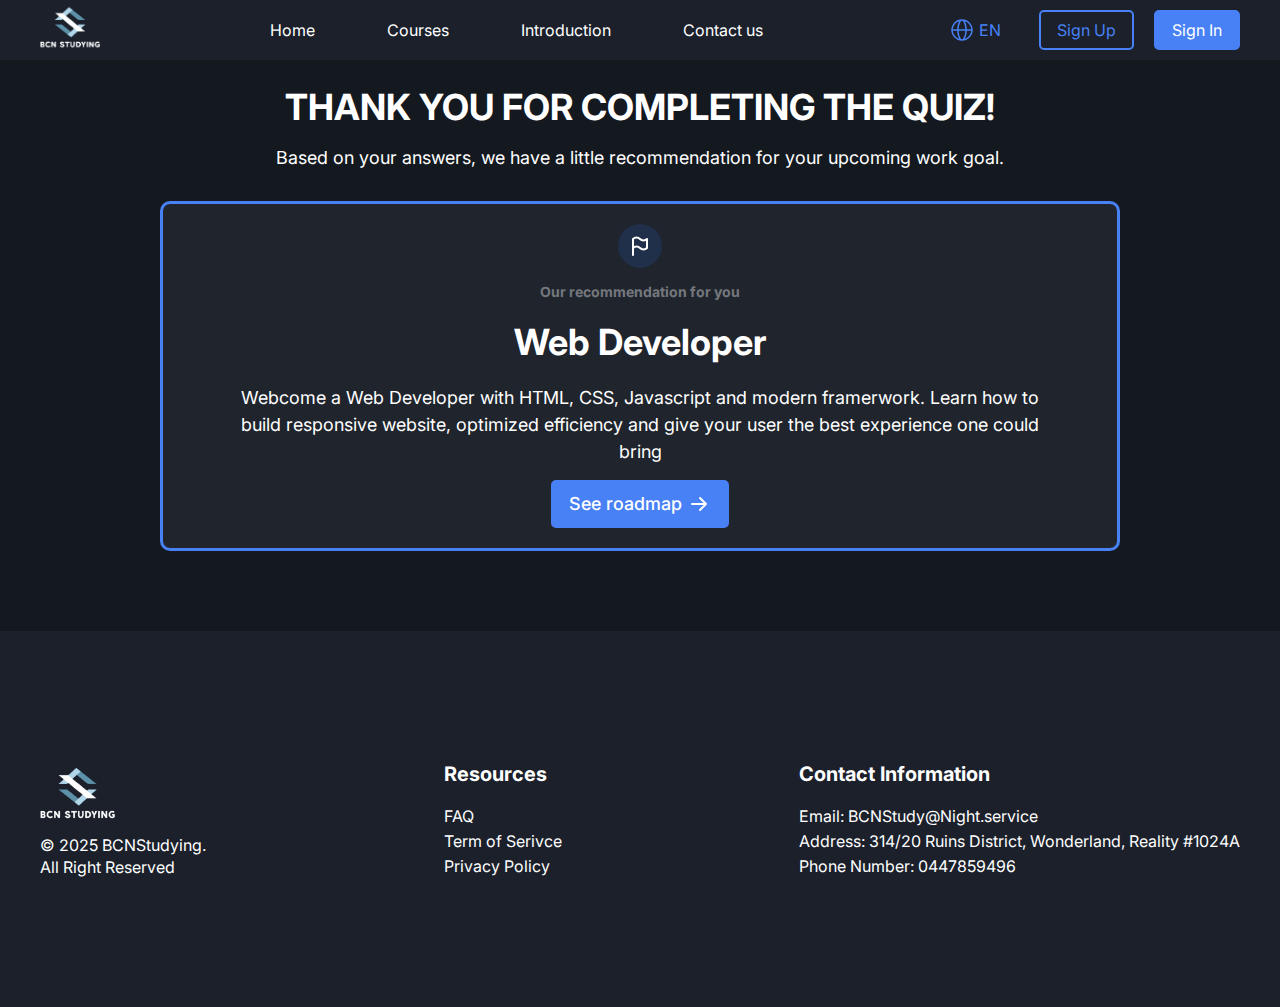
<file: done-quiz.html>
<!DOCTYPE html>
<html>
    <head>
        <meta charset="UTF-8" />
        <meta name="viewport" content="width=device-width, initial-scale=1.0" />
        <title>Done Quiz</title>
        <link rel="preconnect" href="https://fonts.googleapis.com">
        <link rel="preconnect" href="https://fonts.gstatic.com" crossorigin>
        <link href="https://fonts.googleapis.com/css2?family=Inter:ital,opsz,wght@0,14..32,100..900;1,14..32,100..900&display=swap" rel="stylesheet">
        <link rel="stylesheet" href="/css/done-quiz.css" />
        <link rel="stylesheet" href="/css/utils.css">
    </head>
    <body>
        <header class="flex-r a-center j-center bg-blue-dark2">
            <div class="flex-r g40 container j-between">
                <div class="flex-r g15">
                    <img src="/assets/icon/hamburger.svg" class="Tablet Mobile"> 
                    <div class="logo a-center">
                    </div>
                </div>
                <menu class="flex-r a-center PC">
                    <button class="item" onclick="window.location.assign('/index.html')">
                        <span lang="vi">
                            Trang chủ
                        </span>
                        <span lang="en">
                            Home
                        </span>
                    </button>
                    <button class="item" onclick="window.location.assign('/course.html')">
                        <span lang="vi">
                            Khóa học
                        </span>
                        <span lang="en">
                            Courses
                        </span>
                    </button>
                    <button class="item" onclick="window.location.assign('/intro.html')">
                        <span lang="vi">
                            Giới thiệu
                        </span>
                        <span lang="en">
                            Introduction
                        </span>
                    </button>
                    <button class="item" onclick="window.location.assign('/contact.html')">
                        <span lang="vi">
                            Liên hệ
                        </span>
                        <span lang="en">
                            Contact us
                        </span>
                    </button>
                </menu>
                <div class="utils a-center">
                    <button class="tertiary dropdown" onclick="changeLanuage()">
                        <img src="./assets/icon/global.svg">
                        <span id="lang">
                            EN
                        </span>
                    </button>
                    <button class="secondary">
                        <span lang="vi">
                            Đăng ký
                        </span>
                        <span lang="en">
                            Sign Up
                        </span>
                    </button>
                    <button class="primary">
                        <span lang="vi">
                            Đăng nhập
                        </span>
                        <span lang="en">
                            Sign In
                        </span>
                    </button>
                </div>
            </div>
        </header>
        <div class="section">
            <div class="container">
                <div class="title">
                    <div class="big-text">
                        <span lang="en">
                            THANK YOU FOR COMPLETING THE QUIZ!
                        </span>
                        <span lang="vi">
                            CẢM ƠN BẠN ĐÃ HOÀN THÀNH BÀI TRẮC NGHIỆM!
                        </span>
                    </div>
                    <div class="small-text">
                        <span lang="en">
                            Based on your answers, we have a little recommendation for your upcoming work goal.
                        </span>
                        <span lang="vi">
                            Dựa trên câu trả lời của bạn, chúng tôi có gợi ý nhỏ cho
                            lộ trình sắp tới của bạn.
                        </span>
                    </div>
                </div>
                <div class="content">
                    <div class="flag">
                        <img src="/assets/icon/flag.svg" alt="" />
                    </div>
                    <div class="suggest">
                        <span lang="en">Our recommendation for you</span>
                        <span lang="vi">
                            Gợi ý mục tiêu cho lộ trình của bạn
                        </span>
                    </div>
                    <div class="big-text">
                        <span lang="en">
                            Web Developer
                        </span>
                        <span lang="vi">
                            Lập trình Web
                        </span>
                    </div>
                    <div class="small-text">
                        <span lang="en">
                            Webcome a Web Developer with HTML, CSS, Javascript and modern framerwork. Learn how to build responsive website, optimized efficiency and
                            give your user the best experience one could bring
                        </span>
                        <span lang="vi">
                            Trở thành lập trình viên Web với nền tảng HTML, CSS,
                            JavaScript và các framework hiện đại. Học cách xây dựng
                            website responsive, tối ưu hiệu suất và mang lại trải
                            nghiệm tốt cho người dùng.
                        </span>
                    </div>
                    <button class="primary" onclick="window.location.assign('/roadmap.html')">
                        <div class="text">
                            <span lang="vi">
                                Xem lộ trình
                            </span>
                            <span lang="en">
                                See roadmap
                            </span>
                        </div>
                        <svg xmlns="http://www.w3.org/2000/svg" width="24" height="24" viewBox="0 0 24 24" fill="none">
                            <path class="arrow-right"/>
                        </svg>
                    </button>
                </div>
            </div>
        </div>
    <footer class="bg-blue-dark2">
        <div class="container flex-r t-flex-c j-between g40">
            <div class="section">
                <div class="logo">

                </div>
                <div class="line-140">
                    <span lang="vi">
                        &copy; 2025 BCNStudying.<br>Mọi quyền được bảo lưu
                    </span>
                    <span lang="en">
                        &copy; 2025 BCNStudying.<br>All Right Reserved
                    </span>
                </div>
            </div>
            <div class="section flex-c g20">
                <div class="type">
                    <span lang="vi">
                        Tài nguyên
                    </span>
                    <span lang="en">
                        Resources
                    </span>  
                </div>
                <div class="links flex-c g5">
                    <a href="#">
                        <span lang="vi">
                            Câu hỏi thường gặp
                        </span>
                        <span lang="en">
                            FAQ
                        </span>
                    </a>
                    <a href="#">
                        <span lang="vi">
                            Chính sách và Điều khoản
                        </span>
                        <span lang="en">
                            Term of Serivce
                        </span>
                    </a>
                    <a href="#">
                        <span lang="vi">
                            Chính sách bảo mật
                        </span>
                        <span lang="en">
                            Privacy Policy
                        </span>
                    </a>
                </div>
            </div>
            <div class="section flex-c g20">
                <div class="type">
                    <span lang="vi">
                        Thông tin liên hệ
                    </span>
                    <span lang="en">
                        Contact Information
                    </span>  
                </div>
                <div class="links flex-c g5">
                    <div>
                        Email: BCNStudy@Night.service
                    </div>
                    <div>
                        <span lang="vi">
                            Địa chỉ: 314/20 Quận Ruins, Wonderland, Thực tại #1024A
                        </span>
                        <span lang="en">
                            Address: 314/20 Ruins District, Wonderland, Reality #1024A
                        </span>
                    </div>
                    <div>
                        <span lang="vi">
                            Số điện thoại: 0447859496
                        </span>
                        <span lang="en">
                            Phone Number: 0447859496
                        </span>
                    </div>
                </div>
            </div>
        </div>
    </footer>
    </body>
<script
  src="https://code.jquery.com/jquery-3.7.1.min.js"
  integrity="sha256-/JqT3SQfawRcv/BIHPThkBvs0OEvtFFmqPF/lYI/Cxo="
  crossorigin="anonymous"
></script>
<script src="/index.js"></script>
</html>
</file>
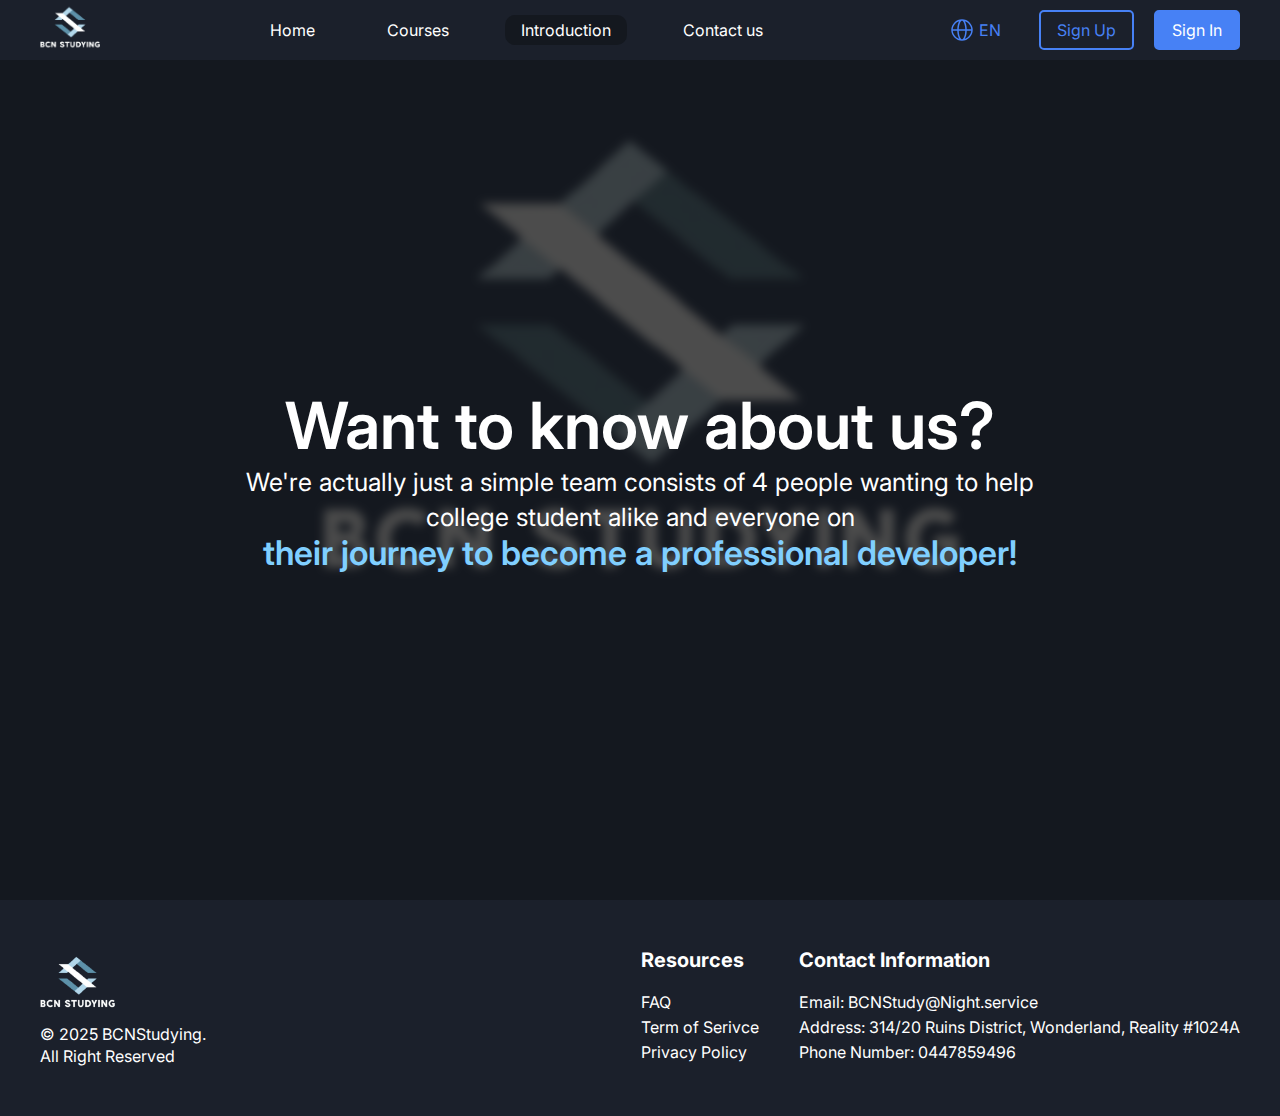
<file: intro.html>
<!DOCTYPE html>
<html>
<head>
    <meta charset="UTF-8">
    <meta name="viewport" content="width=device-width, initial-scale=1.0">
    <title>Document</title>
    <link href="https://fonts.googleapis.com/css2?family=Inter:ital,opsz,wght@0,14..32,100..900;1,14..32,100..900&display=swap" rel="stylesheet">
    <link rel="stylesheet" href="/css/utils.css">
    <link rel="stylesheet" href="/css/intro.css">
</head>
<body>
    <header class="flex-r a-center j-center bg-blue-dark2">
        <div class="flex-r g40 container j-between">
            <div class="flex-r g15">
                <img src="/assets/icon/hamburger.svg" class="Tablet Mobile"> 
                <div class="logo a-center">
                </div>
            </div>
            <menu class="flex-r a-center PC">
                <button class="item" onclick="window.location.assign('/index.html')">
                    <span lang="vi">
                        Trang chủ
                    </span>
                    <span lang="en">
                        Home
                    </span>
                </button>
                <button class="item" onclick="window.location.assign('/course.html')">
                    <span lang="vi">
                        Khóa học
                    </span>
                    <span lang="en">
                        Courses
                    </span>
                </button>
                <button class="item active" onclick="window.location.assign('/intro.html')">
                    <span lang="vi">
                        Giới thiệu
                    </span>
                    <span lang="en">
                        Introduction
                    </span>
                </button>
                <button class="item" onclick="window.location.assign('/contact.html')">
                    <span lang="vi">
                        Liên hệ
                    </span>
                    <span lang="en">
                        Contact us
                    </span>
                </button>
            </menu>
            <div class="utils a-center">
                <button class="tertiary dropdown" onclick="changeLanuage()">
                    <img src="./assets/icon/global.svg">
                    <span id="lang">
                        EN
                    </span>
                </button>
                <button class="secondary">
                    <span lang="vi">
                        Đăng ký
                    </span>
                    <span lang="en">
                        Sign Up
                    </span>
                </button>
                <button class="primary">
                    <span lang="vi">
                        Đăng nhập
                    </span>
                    <span lang="en">
                        Sign In
                    </span>
                </button>
            </div>
        </div>
    </header>
    <section class="section1">
        <div class="overlay">
        </div>
        <div class="container a-center j-center flex-c text-center">
            <div class="f65 t-f40 m-f24 w6">
                <span lang="vi">
                    Một sự thật về chúng tôi
                </span>
                <span lang="en">
                    Want to know about us?
                </span>
            </div>
            <div class="f25 t-f18 m-f14 line-140">
                <span lang="vi">
                    Chúng tôi chỉ đơn giản là một đội gồm 4 thành viên muốn giúp đỡ<br>
                    các bạn sinh viên nói chung và môi người nói riêng<br>
                    <span class="f34 t-f24 m-f14 c-blue-light w6">
                        trong con đường trở thành lập trình viên chuyên nghiệp!
                    </span>
                </span>
                <span lang="en">
                    We're actually just a simple team consists of 4 people wanting to help<br>
                    college student alike and everyone on<br>
                    <span class="f34 t-f24 m-f14 c-blue-light w6">
                        their journey to become a professional developer!
                    </span>
                </span>
            </div>
        </div>
    </section>
    <footer class="bg-blue-dark2">
        <div class="container flex-r t-flex-c j-between g40">
            <div class="section">
                <div class="logo">

                </div>
                <div class="line-140">
                    <span lang="vi">
                        &copy; 2025 BCNStudying.<br>Mọi quyền được bảo lưu
                    </span>
                    <span lang="en">
                        &copy; 2025 BCNStudying.<br>All Right Reserved
                    </span>
                </div>
            </div>
            <div class="flex-r m-flex-c g40">
                <div class="section flex-c g20">
                    <div class="type">
                        <span lang="vi">
                            Tài nguyên
                        </span>
                        <span lang="en">
                            Resources
                        </span>  
                    </div>
                    <div class="links flex-c g5">
                        <a href="#">
                            <span lang="vi">
                                Câu hỏi thường gặp
                            </span>
                            <span lang="en">
                                FAQ
                            </span>
                        </a>
                        <a href="#">
                            <span lang="vi">
                                Chính sách và Điều khoản
                            </span>
                            <span lang="en">
                                Term of Serivce
                            </span>
                        </a>
                        <a href="#">
                            <span lang="vi">
                                Chính sách bảo mật
                            </span>
                            <span lang="en">
                                Privacy Policy
                            </span>
                        </a>
                    </div>
                </div>
                <div class="section flex-c g20">
                    <div class="type">
                        <span lang="vi">
                            Thông tin liên hệ
                        </span>
                        <span lang="en">
                            Contact Information
                        </span>  
                    </div>
                    <div class="links flex-c g5">
                        <div>
                            Email: BCNStudy@Night.service
                        </div>
                        <div>
                            <span lang="vi">
                                Địa chỉ: 314/20 Quận Ruins, Wonderland, Thực tại #1024A
                            </span>
                            <span lang="en">
                                Address: 314/20 Ruins District, Wonderland, Reality #1024A
                            </span>
                        </div>
                        <div>
                            <span lang="vi">
                                Số điện thoại: 0447859496
                            </span>
                            <span lang="en">
                                Phone Number: 0447859496
                            </span>
                        </div>
                    </div>
                </div>
            </div>
        </div>
    </footer>
</body>
<script
  src="https://code.jquery.com/jquery-3.7.1.min.js"
  integrity="sha256-/JqT3SQfawRcv/BIHPThkBvs0OEvtFFmqPF/lYI/Cxo="
  crossorigin="anonymous"
></script>
<script src="/index.js"></script>
</html>
</file>
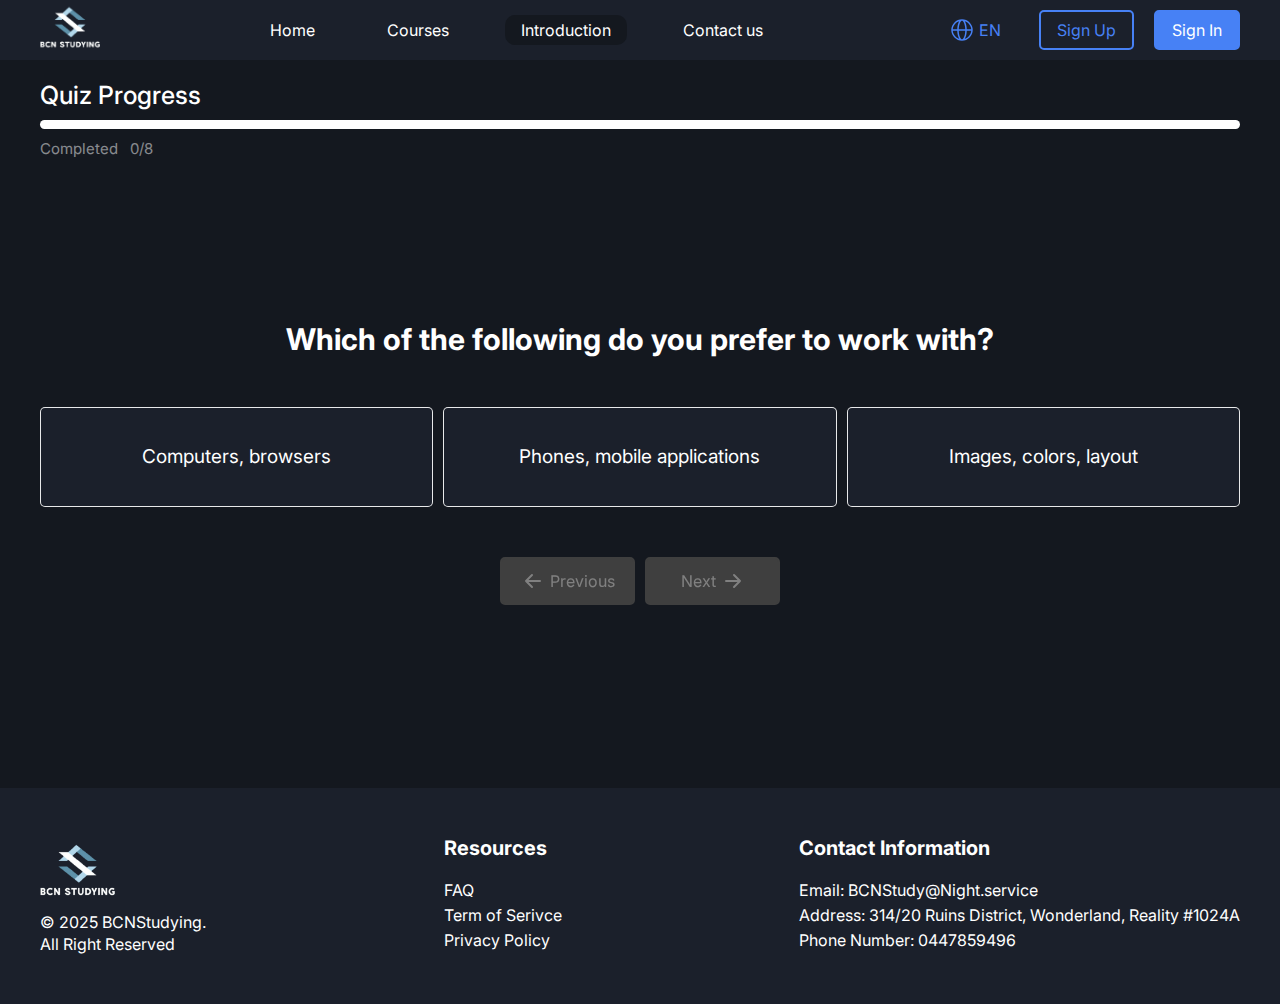
<file: quiz2.html>
<!DOCTYPE html>
<html>
<head>
    <meta charset="UTF-8">
    <meta name="viewport" content="width=device-width, initial-scale=1.0">
    <title>Document</title>
    <link rel="preconnect" href="https://fonts.googleapis.com">
    <link rel="preconnect" href="https://fonts.gstatic.com" crossorigin>
    <link href="https://fonts.googleapis.com/css2?family=Inter:ital,opsz,wght@0,14..32,100..900;1,14..32,100..900&display=swap" rel="stylesheet">
    <link rel="stylesheet" href="/css/quiz2.css">
    <link rel="stylesheet" href="/css/utils.css">
</head>
<body>
    <header class="flex-r a-center j-center bg-blue-dark2">
        <div class="flex-r g40 container j-between">
            <div class="flex-r g15">
                <img src="/assets/icon/hamburger.svg" class="Tablet Mobile"> 
                <div class="logo a-center">
                </div>
            </div>
            <menu class="flex-r a-center PC">
                <button class="item" onclick="window.location.assign('/index.html')">
                    <span lang="vi">
                        Trang chủ
                    </span>
                    <span lang="en">
                        Home
                    </span>
                </button>
                <button class="item" onclick="window.location.assign('/course.html')">
                    <span lang="vi">
                        Khóa học
                    </span>
                    <span lang="en">
                        Courses
                    </span>
                </button>
                <button class="item active" onclick="window.location.assign('/intro.html')">
                    <span lang="vi">
                        Giới thiệu
                    </span>
                    <span lang="en">
                        Introduction
                    </span>
                </button>
                <button class="item" onclick="window.location.assign('/contact.html')">
                    <span lang="vi">
                        Liên hệ
                    </span>
                    <span lang="en">
                        Contact us
                    </span>
                </button>
            </menu>
            <div class="utils a-center">
                <button class="tertiary dropdown" onclick="changeLanuage()">
                    <img src="./assets/icon/global.svg">
                    <span id="lang">
                        EN
                    </span>
                </button>
                <button class="secondary">
                    <span lang="vi">
                        Đăng ký
                    </span>
                    <span lang="en">
                        Sign Up
                    </span>
                </button>
                <button class="primary">
                    <span lang="vi">
                        Đăng nhập
                    </span>
                    <span lang="en">
                        Sign In
                    </span>
                </button>
            </div>
        </div>
    </header>
    <section class="quiz">
        <div class="container flex-c g10">
            <div class="f25 w5">
                <span lang="en">
                    Quiz Progress
                </span>
                <span lang="vi">
                    Tiến độ trắc nghiệm
                </span>
            </div>
            <div class="progressbar">
                <div class="progress">

                </div>
            </div>
            <div class="f15 flex-r c-w50">
                <span lang="en">Completed</span>&nbsp;
                <span lang="vi">Hoàn thành</span>&nbsp;
                <span class="c-w50 progress-info"> 0/8</span>
            </div>
        </div>
    </section>
    <section class="choices">
        <div class="container">
            <div class="question f30 m-f20 w7 text-center">
            </div>
            <div class="flex-r t-flex-c t-j-left g10 a-center">
                <button class="card" onclick="setActive(1)">
                </button>
                <button class="card" onclick="setActive(2)">
                </button>
                <button class="card" onclick="setActive(3)">
                </button>
            </div>
            <div class="flex-r g10 j-center">
                <button class="primary disabled" onclick="updateQuestion('previous')">
                    <svg xmlns="http://www.w3.org/2000/svg" width="24" height="24" viewBox="0 0 24 24" fill="none" class="flip">
                        <path class="arrow-right"/>
                    </svg>
                    <span lang="en">
                        Previous
                    </span>
                    <span lang="vi">
                        Trước
                    </span>
                </button>
                <button class="primary disabled"  onclick="updateQuestion('next')">
                    <span lang="en">
                        Next
                    </span>
                    <span lang="vi">
                        Sau
                    </span>
                    <svg xmlns="http://www.w3.org/2000/svg" width="24" height="24" viewBox="0 0 24 24" fill="none">
                        <path class="arrow-right"/>
                    </svg>
                </button>
            </div>
        </div>
    </section>
    <footer class="bg-blue-dark2">
        <div class="container flex-r t-flex-c j-between g40">
            <div class="section">
                <div class="logo">

                </div>
                <div class="line-140">
                    <span lang="vi">
                        &copy; 2025 BCNStudying.<br>Mọi quyền được bảo lưu
                    </span>
                    <span lang="en">
                        &copy; 2025 BCNStudying.<br>All Right Reserved
                    </span>
                </div>
            </div>
            <div class="section flex-c g20">
                <div class="type">
                    <span lang="vi">
                        Tài nguyên
                    </span>
                    <span lang="en">
                        Resources
                    </span>  
                </div>
                <div class="links flex-c g5">
                    <a href="#">
                        <span lang="vi">
                            Câu hỏi thường gặp
                        </span>
                        <span lang="en">
                            FAQ
                        </span>
                    </a>
                    <a href="#">
                        <span lang="vi">
                            Chính sách và Điều khoản
                        </span>
                        <span lang="en">
                            Term of Serivce
                        </span>
                    </a>
                    <a href="#">
                        <span lang="vi">
                            Chính sách bảo mật
                        </span>
                        <span lang="en">
                            Privacy Policy
                        </span>
                    </a>
                </div>
            </div>
            <div class="section flex-c g20">
                <div class="type">
                    <span lang="vi">
                        Thông tin liên hệ
                    </span>
                    <span lang="en">
                        Contact Information
                    </span>  
                </div>
                <div class="links flex-c g5">
                    <div>
                        Email: BCNStudy@Night.service
                    </div>
                    <div>
                        <span lang="vi">
                            Địa chỉ: 314/20 Quận Ruins, Wonderland, Thực tại #1024A
                        </span>
                        <span lang="en">
                            Address: 314/20 Ruins District, Wonderland, Reality #1024A
                        </span>
                    </div>
                    <div>
                        <span lang="vi">
                            Số điện thoại: 0447859496
                        </span>
                        <span lang="en">
                            Phone Number: 0447859496
                        </span>
                    </div>
                </div>
            </div>
        </div>
    </footer>
</body>
<script
  src="https://code.jquery.com/jquery-3.7.1.min.js"
  integrity="sha256-/JqT3SQfawRcv/BIHPThkBvs0OEvtFFmqPF/lYI/Cxo="
  crossorigin="anonymous"
></script>
<script src="/index.js"></script>
<script src="/quiz2.js"></script>
</html>
</file>
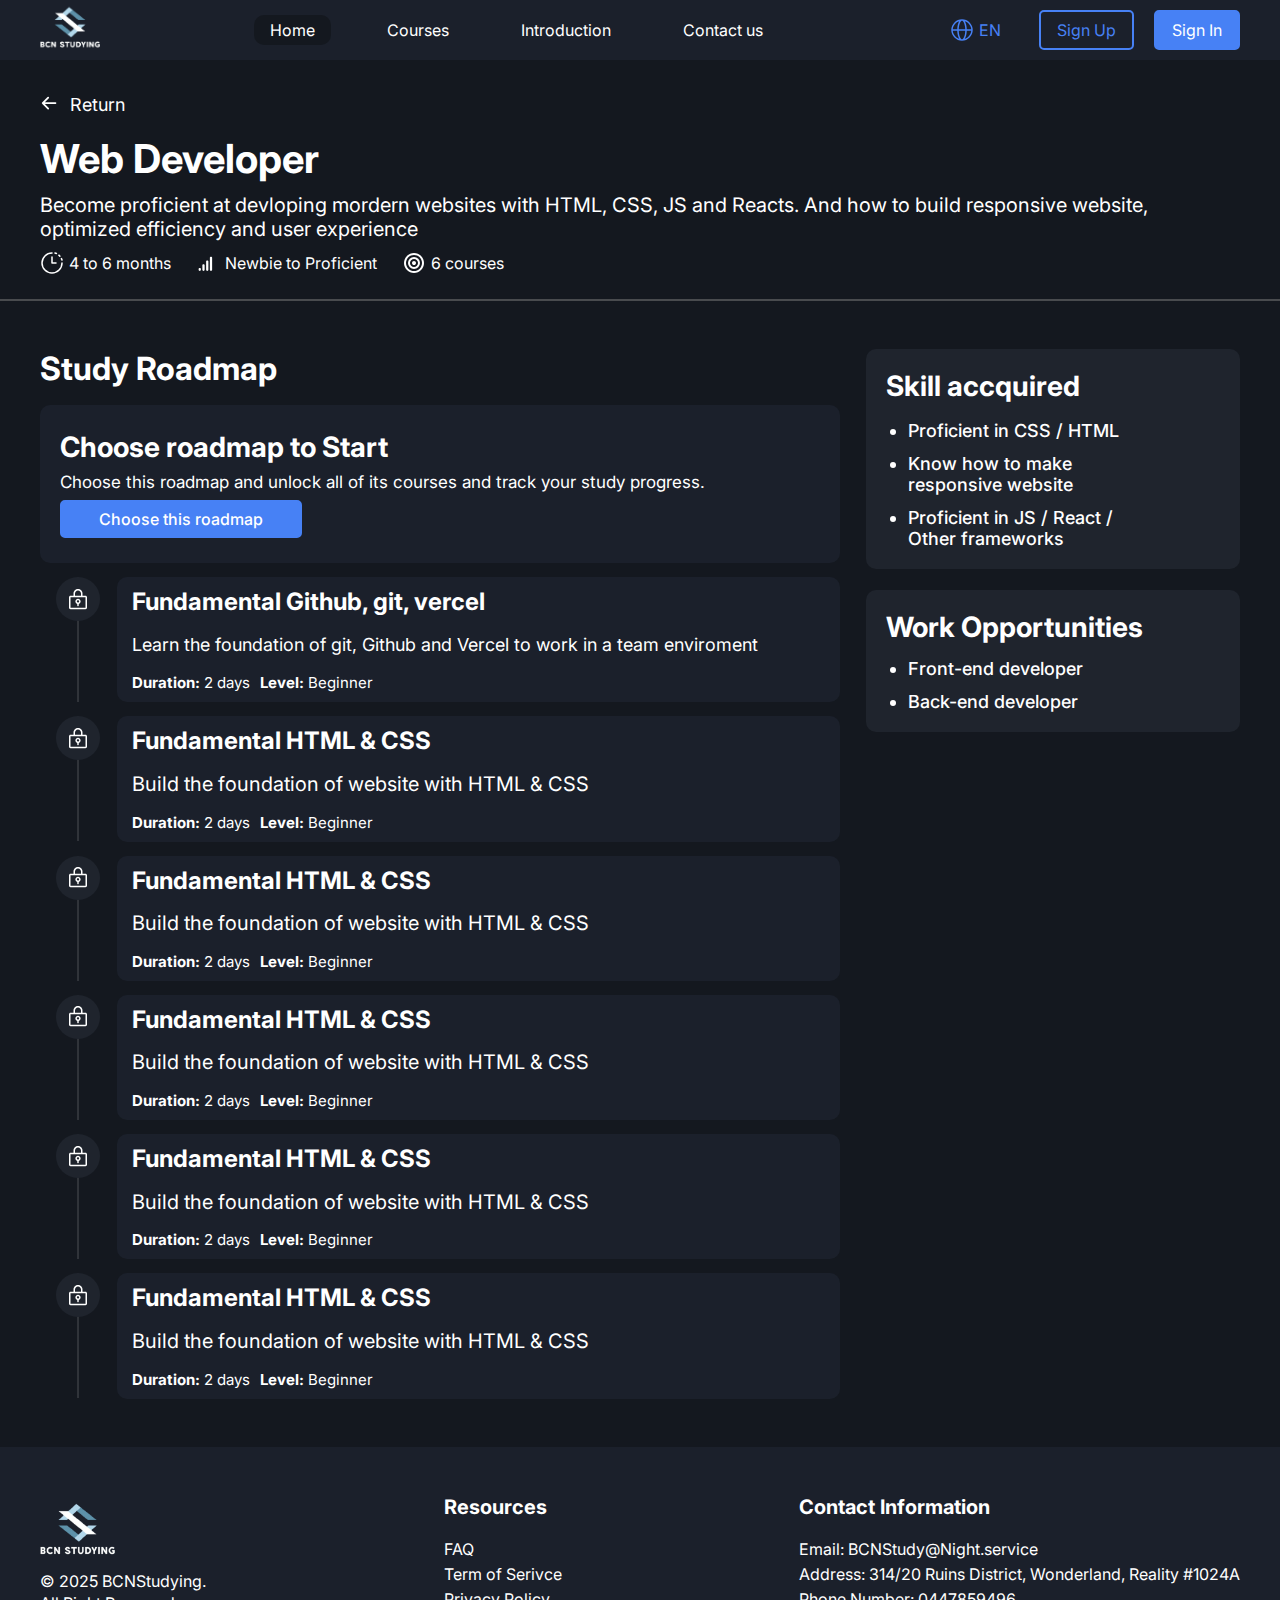
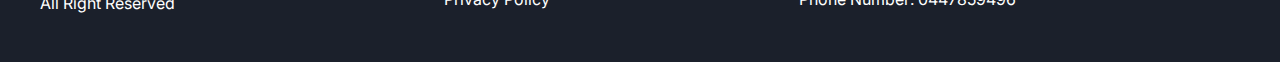
<file: roadmap.html>
<!DOCTYPE html>
<html>
    <head>
        <meta charset="UTF-8" />
        <meta name="viewport" content="width=device-width, initial-scale=1.0" />
        <title>Document</title>
        <link
            href="https://fonts.googleapis.com/css2?family=Inter:ital,opsz,wght@0,14..32,100..900;1,14..32,100..900&display=swap"
            rel="stylesheet"
        />
        <link rel="stylesheet" href="/css/roadmap.css" />
        <link rel="stylesheet" href="/css/utils.css" />
    </head>
    <body>
        <!-- Header -->
        <header class="flex-r a-center j-center bg-blue-dark2">
            <div class="flex-r g40 container j-between">
                <div class="flex-r g15">
                    <img src="/assets/icon/hamburger.svg" class="Tablet Mobile"> 
                    <div class="logo a-center">
                    </div>
                </div>
                <menu class="flex-r a-center PC">
                    <button class="item active" onclick="window.location.assign('/index.html')">
                        <span lang="vi">
                            Trang chủ
                        </span>
                        <span lang="en">
                            Home
                        </span>
                    </button>
                    <button class="item" onclick="window.location.assign('/course.html')">
                        <span lang="vi">
                            Khóa học
                        </span>
                        <span lang="en">
                            Courses
                        </span>
                    </button>
                    <button class="item" onclick="window.location.assign('/intro.html')">
                        <span lang="vi">
                            Giới thiệu
                        </span>
                        <span lang="en">
                            Introduction
                        </span>
                    </button>
                    <button class="item" onclick="window.location.assign('/contact.html')">
                        <span lang="vi">
                            Liên hệ
                        </span>
                        <span lang="en">
                            Contact us
                        </span>
                    </button>
                </menu>
                <div class="utils a-center">
                    <button class="tertiary dropdown" onclick="changeLanuage()">
                        <img src="./assets/icon/global.svg">
                        <span id="lang">
                            EN
                        </span>
                    </button>
                    <button class="secondary">
                        <span lang="vi">
                            Đăng ký
                        </span>
                        <span lang="en">
                            Sign Up
                        </span>
                    </button>
                    <button class="primary">
                        <span lang="vi">
                            Đăng nhập
                        </span>
                        <span lang="en">
                            Sign In
                        </span>
                    </button>
                </div>
            </div>
        </header>
        <!-- <header></header> -->

        <!-- Information  -->
        <section class="section1">
            <div class="container">
                <div class="g10 flex-c">
                    <a class="button a-center j-left" href="/index.html">
                        <svg
                            xmlns="http://www.w3.org/2000/svg"
                            width="20"
                            height="20"
                            viewBox="0 0 22 22"
                            fill="none"
                            class="flip"
                        >
                            <path class="arrow-right" />
                        </svg>
                        <div class="f18 m-f16">
                            <span lang="en">Return</span>
                            <span lang="vi">Quay lại</span>
                        </div>
                    </a>
                    <div class="f40 w7 t-f28 m-f24">
                        <span lang="en">Web Developer</span>
                        <span lang="vi">Lập trình viên web</span>
                    </div>
                    <div class="f20 t-f14 m-f13 m-letter1">
                        <span lang="en">
                            Become proficient at devloping mordern websites with HTML, CSS, JS and Reacts. And how to build
                            responsive website, optimized efficiency and user experience 
                        </span>
                        <span lang="vi">
                            Trở thành chuyên gia phát triển giao diện web hiện
                            đại với HTML, CSS, JavaScript và React. Học cách xây
                            dựng ứng dụng web responsive, tối ưu hiệu suất và
                            trải nghiệm người dùng.
                        </span>
                    </div>
                    <div class="info-bar m-flex-wrap">
                        <div class="a-center j-center g5">
                            <img src="/assets/icon/time.svg" />
                            <div class="f16">
                                <span lang="en"> 4 to 6 months </span>
                                <span lang="vi"> 4 - 6 tháng </span>
                            </div>
                        </div>
                        <div class="a-center j-center g5">
                            <img src="/assets/icon/level.svg" class="item" />
                            <div class="f16">
                                <span lang="en"> Newbie to Proficient </span>
                                <span lang="vi"> Cơ bản đến Nâng cao </span>
                            </div>
                        </div>
                        <div class="a-center j-center g5">
                            <img src="/assets/icon/circle.svg" class="item" />
                            <div class="f16">
                                <span lang="en"> 6 courses </span>
                                <span lang="vi"> 6 khóa học </span>
                            </div>
                        </div>
                    </div>
                </div>
            </div>
        </section>
        <!-- Learning pathway -->
        <section class="section2">
            <div class="container j-between flex-r t-flex-wrap g20">
                <div class="box_big flex-c g17">
                    <div class="f32 w7 t-f26 m-a-center m-f22">
                        <span lang="en"> Study Roadmap </span>
                        <span lang="vi"> Lộ Trình Học Tập </span>
                    </div>
                    <!-- Choose Learning pathway -->
                    <div class="flex-c g14">
                        <!-- choose learning pathway -->
                        <div class="PC Tablet Mobile g11 wrap a-start" id="demo">
                            <div class="flex-c g8">
                                <div class="f28 w7 t-f24 m-f21">
                                    <span lang="en">
                                        Choose roadmap to Start
                                    </span>
                                    <span lang="vi">
                                        Chọn lộ trình để bắt đầu
                                    </span>
                                </div>
                                <div class="f17 t-f15">
                                    <span lang="en">
                                        Choose this roadmap and unlock all of its courses and track your study progress.
                                    </span>
                                    <span lang="vi">
                                        Chọn lộ trình này để mở khóa tất cả các
                                        khóa học và theo dõi tiến độ học tập của
                                        bạn.
                                    </span>
                                </div>
                                <button
                                    class="w5 primary"
                                    id="primary"
                                    onclick="openOverlay()"
                                >
                                    <span lang="en"> Choose this roadmap </span>
                                    <span lang="vi"> Chọn lộ trình này </span>
                                </button>
                            </div>
                        </div>
                        <!-- Lesson--1 -->
                        <div class="PC Tablet Mobile">
                            <div class="flex-c wrap_small a-center lock-container">
                                <div class="lock">

                                </div>
                                <svg height="200" width="50" xmlns="http://www.w3.org/2000/svg">
                                    <line x1="50%" y1="0" x2="50%" y2="125" class="line"></line>
                                </svg>
                            </div>
                            <div class="wrap_big flex-c j-between">
                                <div class=" flex-r a-center j-between">
                                    <div class="f24 w7 t-f20 m-f18">
                                        <span lang="en">Fundamental Github, git, vercel</span>
                                        <span lang="vi">Github, git, vercel Cơ bản</span>
                                    </div>
                                    <button class="tertiary" id="skip" style="display: none;" onclick="skip()">
                                        <span lang="en">
                                            Skip
                                        </span>
                                        <span lang="vi">
                                            Bỏ qua phần này
                                        </span>
                                    </button>
                                </div>
                                <div class="f18 t-f17 m-f15">
                                    <span lang="en">
                                        Learn the foundation of git, Github and Vercel to work in a team enviroment
                                    </span>
                                    <span lang="vi">
                                        Học git, Github, Vercel cơ bản để làm việc trong môi trường động đội
                                    </span>
                                </div>
                                <div class="f15 flex-r g10">
                                    <div>
                                        <span lang="en">
                                            <b>Duration:</b> 2 days
                                        </span>
                                        <span lang="vi">
                                            <b>Thời gian học:</b> 2 ngày
                                        </span>
                                    </div>
                                    <div>
                                        <span lang="en">
                                            <b>Level:</b> Beginner
                                        </span>
                                        <span lang="vi">
                                            <b>Mức độ:</b> Cơ bản
                                        </span>
                                    </div>
                                </div>
                            </div>
                        </div>
                        <div class="PC Tablet Mobile">
                            <div class="flex-c wrap_small a-center lock-container">
                                <div class="lock">

                                </div>
                                <svg height="200" width="50" xmlns="http://www.w3.org/2000/svg">
                                    <line x1="50%" y1="0" x2="50%" y2="125" class="line"></line>
                                </svg>
                            </div>
                            <div class="wrap_big flex-c j-between">
                                <div class="f24 w7 t-f20 m-f18">
                                    <span lang="en">Fundamental HTML & CSS</span>
                                    <span lang="vi">HTML & CSS Cơ bản</span>
                                </div>
                                <div class="f20 t-f17 m-f15">
                                    <span lang="en">
                                        Build the foundation of website with HTML & CSS
                                    </span>
                                    <span lang="vi"
                                        >Nền tảng xây dựng giao diện web với
                                        HTML và CSS</span
                                    >
                                </div>
                                <div class="f15 flex-r g10">
                                    <div>
                                        <span lang="en">
                                            <b>Duration:</b> 2 days
                                        </span>
                                        <span lang="vi">
                                            <b>Thời gian học:</b> 2 ngày
                                        </span>
                                    </div>
                                    <div>
                                        <span lang="en">
                                            <b>Level:</b> Beginner
                                        </span>
                                        <span lang="vi">
                                            <b>Mức độ:</b> Cơ bản
                                        </span>
                                    </div>
                                </div>
                            </div>
                        </div>
                        <div class="PC Tablet Mobile">
                            <div class="flex-c wrap_small a-center lock-container">
                                <div class="lock">

                                </div>
                                <svg height="200" width="50" xmlns="http://www.w3.org/2000/svg">
                                    <line x1="50%" y1="0" x2="50%" y2="125" class="line"></line>
                                </svg>
                            </div>
                            <div class="wrap_big flex-c j-between">
                                <div class="f24 w7 t-f20 m-f18">
                                    <span lang="en">Fundamental HTML & CSS</span>
                                    <span lang="vi">HTML & CSS Cơ bản</span>
                                </div>
                                <div class="f20 t-f17 m-f15">
                                    <span lang="en">
                                        Build the foundation of website with HTML & CSS
                                    </span>
                                    <span lang="vi"
                                        >Nền tảng xây dựng giao diện web với
                                        HTML và CSS</span
                                    >
                                </div>
                                <div class="f15 flex-r g10">
                                    <div>
                                        <span lang="en">
                                            <b>Duration:</b> 2 days
                                        </span>
                                        <span lang="vi">
                                            <b>Thời gian học:</b> 2 ngày
                                        </span>
                                    </div>
                                    <div>
                                        <span lang="en">
                                            <b>Level:</b> Beginner
                                        </span>
                                        <span lang="vi">
                                            <b>Mức độ:</b> Cơ bản
                                        </span>
                                    </div>
                                </div>
                            </div>
                        </div>
                        <div class="PC Tablet Mobile">
                            <div class="flex-c wrap_small a-center lock-container">
                                <div class="lock">

                                </div>
                                <svg height="200" width="50" xmlns="http://www.w3.org/2000/svg">
                                    <line x1="50%" y1="0" x2="50%" y2="125" class="line"></line>
                                </svg>
                            </div>
                            <div class="wrap_big flex-c j-between">
                                <div class="f24 w7 t-f20 m-f18">
                                    <span lang="en">Fundamental HTML & CSS</span>
                                    <span lang="vi">HTML & CSS Cơ bản</span>
                                </div>
                                <div class="f20 t-f17 m-f15">
                                    <span lang="en">
                                        Build the foundation of website with HTML & CSS
                                    </span>
                                    <span lang="vi"
                                        >Nền tảng xây dựng giao diện web với
                                        HTML và CSS</span
                                    >
                                </div>
                                <div class="f15 flex-r g10">
                                    <div>
                                        <span lang="en">
                                            <b>Duration:</b> 2 days
                                        </span>
                                        <span lang="vi">
                                            <b>Thời gian học:</b> 2 ngày
                                        </span>
                                    </div>
                                    <div>
                                        <span lang="en">
                                            <b>Level:</b> Beginner
                                        </span>
                                        <span lang="vi">
                                            <b>Mức độ:</b> Cơ bản
                                        </span>
                                    </div>
                                </div>
                            </div>
                        </div>
                        <div class="PC Tablet Mobile">
                            <div class="flex-c wrap_small a-center lock-container">
                                <div class="lock">

                                </div>
                                <svg height="200" width="50" xmlns="http://www.w3.org/2000/svg">
                                    <line x1="50%" y1="0" x2="50%" y2="125" class="line"></line>
                                </svg>
                            </div>
                            <div class="wrap_big flex-c j-between">
                                <div class="f24 w7 t-f20 m-f18">
                                    <span lang="en">Fundamental HTML & CSS</span>
                                    <span lang="vi">HTML & CSS Cơ bản</span>
                                </div>
                                <div class="f20 t-f17 m-f15">
                                    <span lang="en">
                                        Build the foundation of website with HTML & CSS
                                    </span>
                                    <span lang="vi"
                                        >Nền tảng xây dựng giao diện web với
                                        HTML và CSS</span
                                    >
                                </div>
                                <div class="f15 flex-r g10">
                                    <div>
                                        <span lang="en">
                                            <b>Duration:</b> 2 days
                                        </span>
                                        <span lang="vi">
                                            <b>Thời gian học:</b> 2 ngày
                                        </span>
                                    </div>
                                    <div>
                                        <span lang="en">
                                            <b>Level:</b> Beginner
                                        </span>
                                        <span lang="vi">
                                            <b>Mức độ:</b> Cơ bản
                                        </span>
                                    </div>
                                </div>
                            </div>
                        </div>
                        <div class="PC Tablet Mobile">
                            <div class="flex-c wrap_small a-center lock-container">
                                <div class="lock">

                                </div>
                                <svg height="200" width="50" xmlns="http://www.w3.org/2000/svg">
                                    <line x1="50%" y1="0" x2="50%" y2="125" class="line"></line>
                                </svg>
                            </div>
                            <div class="wrap_big flex-c j-between">
                                <div class="f24 w7 t-f20 m-f18">
                                    <span lang="en">Fundamental HTML & CSS</span>
                                    <span lang="vi">HTML & CSS Cơ bản</span>
                                </div>
                                <div class="f20 t-f17 m-f15">
                                    <span lang="en">
                                        Build the foundation of website with HTML & CSS
                                    </span>
                                    <span lang="vi"
                                        >Nền tảng xây dựng giao diện web với
                                        HTML và CSS</span
                                    >
                                </div>
                                <div class="f15 flex-r g10">
                                    <div>
                                        <span lang="en">
                                            <b>Duration:</b> 2 days
                                        </span>
                                        <span lang="vi">
                                            <b>Thời gian học:</b> 2 ngày
                                        </span>
                                    </div>
                                    <div>
                                        <span lang="en">
                                            <b>Level:</b> Beginner
                                        </span>
                                        <span lang="vi">
                                            <b>Mức độ:</b> Cơ bản
                                        </span>
                                    </div>
                                </div>
                            </div>
                        </div>
                    </div>
                </div>
                <!-- two things after finishing school -->
                <div class="box_small flex-wrap g21 m-flex-c">
                    <div class="wrap flex-c g17 j-center">
                        <div class="f28 w7 t-f24 m-f18">
                            <span lang="en">Skill accquired</span>
                            <span lang="vi">Kỹ Năng Đạt Được</span>
                        </div>
                        <div class="box_1 flex-wrap g14">
                            <div class="box_2">
                                <ul class="f18 w5 g12 flex-c">
                                    <li>
                                        <span lang="en">Proficient in CSS / HTML</span>
                                        <span lang="vi">Thành thạo CSS / HTML</span>
                                    </li>
                                    <li>
                                        <span lang="en">Know how to make responsive website</span>
                                        <span lang="vi">Biết cách làm thiết kể web đáp ứng</span>
                                    </li>
                                    <li>
                                        <span lang="en">Proficient in JS / React / Other frameworks</span>
                                        <span lang="vi">Thành thạo JS / React / Other frameworks</span>
                                    </li>
                                </ul>
                            </div>
                        </div>
                    </div>
                    <div class="wrap flex-c g14 j-center">
                        <div class="f28 w7 t-f24 m-f18">
                            <span lang="vi">Cơ Hội Nghề Nghiệp</span>
                            <span lang="en">Work Opportunities</span>
                        </div>
                        <div class="box_2">
                            <ul class="f18 w5 g12 flex-c">
                                <li>
                                    <span lang="en">Front-end developer</span>
                                    <span lang="vi">Lập trình viên front-end</span>
                                </li>
                                <li>
                                    <span lang="en">Back-end developer</span>
                                    <span lang="vi">Lập trình viên Back-end</span>
                                </li>
                            </ul>
                        </div>
                    </div>
                </div>
            </div>
        </section>
        <!-- selection table -->
        <div class="overlay" id="overlay">
            <div class="j-center a-center flex-c g12 container__overlay">
                <div class="f24 w7 text-center t-f20">
                    <span class="text-en" lang="en">Are you absolutely sure you want this?</span>
                    <span class="text-vi" lang="vi">Bạn Chắn Chắn Chọn Mục Tiêu Này?</span>
                </div>
                <div class="f14 w4 text-center content m-f12">
                    <span class="desc-en" lang="en">
                        Reminder: You can still choose another roadmap we have, but in doing so you'll lose all progress on the current roadmap
                    </span>
                    <span class="desc-vi" lang="vi">
                        Nhắc nhở: Bạn vẫn có thể chọn lại lộ trình khác, nhưng bạn sẽ mất toàn bộ tiến trình của lộ trình hiện tại
                    </span>
                </div>
                <div class="PC g10 Mobile Tablet">
                    <button class="tertiary" onclick="(closeOverlay())">
                        <span lang="en">Cancel</span>
                        <span lang="vi">Hủy bỏ</span>
                    </button>
                    <button class="primary" onclick="(chooseOverlay())">
                        <span lang="en">Confirm</span>
                        <span lang="vi">Xác nhận</span>
                    </button>
                </div>
            </div>
        </div>
    <footer class="bg-blue-dark2">
        <div class="container flex-r t-flex-c j-between g40">
            <div class="section">
                <div class="logo">

                </div>
                <div class="line-140">
                    <span lang="vi">
                        &copy; 2025 BCNStudying.<br>Mọi quyền được bảo lưu
                    </span>
                    <span lang="en">
                        &copy; 2025 BCNStudying.<br>All Right Reserved
                    </span>
                </div>
            </div>
            <div class="section flex-c g20">
                <div class="type">
                    <span lang="vi">
                        Tài nguyên
                    </span>
                    <span lang="en">
                        Resources
                    </span>  
                </div>
                <div class="links flex-c g5">
                    <a href="#">
                        <span lang="vi">
                            Câu hỏi thường gặp
                        </span>
                        <span lang="en">
                            FAQ
                        </span>
                    </a>
                    <a href="#">
                        <span lang="vi">
                            Chính sách và Điều khoản
                        </span>
                        <span lang="en">
                            Term of Serivce
                        </span>
                    </a>
                    <a href="#">
                        <span lang="vi">
                            Chính sách bảo mật
                        </span>
                        <span lang="en">
                            Privacy Policy
                        </span>
                    </a>
                </div>
            </div>
            <div class="section flex-c g20">
                <div class="type">
                    <span lang="vi">
                        Thông tin liên hệ
                    </span>
                    <span lang="en">
                        Contact Information
                    </span>  
                </div>
                <div class="links flex-c g5">
                    <div>
                        Email: BCNStudy@Night.service
                    </div>
                    <div>
                        <span lang="vi">
                            Địa chỉ: 314/20 Quận Ruins, Wonderland, Thực tại #1024A
                        </span>
                        <span lang="en">
                            Address: 314/20 Ruins District, Wonderland, Reality #1024A
                        </span>
                    </div>
                    <div>
                        <span lang="vi">
                            Số điện thoại: 0447859496
                        </span>
                        <span lang="en">
                            Phone Number: 0447859496
                        </span>
                    </div>
                </div>
            </div>
        </div>
    </footer>
    </body>
    <script
        src = "https://code.jquery.com/jquery-3.7.1.min.js"
        integrity = "sha256-/JqT3SQfawRcv/BIHPThkBvs0OEvtFFmqPF/lYI/Cxo="
        crossorigin = "anonymous"
    >
    </script>
    <script src="index.js"></script>
    <script>
        let a;
        let flag = 0;
        function skip() {
            flag = 1
            let titleArray = ["Bạn có chắc bạn muốn bỏ qua phần này?","Are you sure you want to skip this part?"]
            let descArray = [
                "Lưu ý: Bạn sẽ phải làm một bài kiểm tra và trả lời đúng hơn 80% thì mới có thể bỏ qua phẩn này",
                "Disclaimer: You'll have to take a test and scored more than 80% to be able to skip this part."
            ]
            setModalMessage(titleArray, descArray)
        }
        function setModalMessage(titleArray, descArray) {
            let titleVi = titleArray[0], titleEn = titleArray[1]
            let descVi = descArray[0], descEn = descArray[1]
            $(".text-en").text(titleEn)
            $(".desc-en").text(descEn)
            $(".text-vi").text(titleVi)
            $(".desc-vi").text(descVi)
            openOverlay()
        }
        function openOverlay() {
            document.querySelector(".overlay").style.display = "flex";
        }
        function closeOverlay() {
            document.querySelector(".overlay").style.display = "none";
        }
        function chooseOverlay() {
            if (flag == 0) {
                document.getElementsByClassName("lock")[0].classList.add("active");
                document.getElementsByClassName("lock")[0].textContent = "1";
                document.getElementById("demo").style.display = "none";
                document.getElementById("skip").style.display = "block"
                closeOverlay()
            }
            if (flag == 1) {
                window.location.assign("/index.html")
            }
        }
        document.querySelector(".overlay").addEventListener("click", function(e) {
            if (e.target.className == "overlay") {
                closeOverlay()
            }
        })
    </script>
</html>
</file>
<file: css/utils.css>
:root {
    --blue-dark3: #14181f;
    --blue-dark2: #1b202b;
    --blue-dark1: #1b2e53;
    --blue: #4781f5;
    --blue-dark4: #194db5;
    --blue-icon: #20499aa6;
    --blue-light1: #80cfff;
    --blue-gray: #262c37;
    --w50: #ffffff80;
    --w25: #ffffff40;
    --gray: #534f4f;
    --font-viet: "Be Vietnam Pro";
    --font-inter: "Inter";
}
[lang="en"] {
    display: block;
    color: inherit;
}
[lang="vi"] {
    color: inherit;
    display: none;
}
* {
    margin: 0;
    padding: 0;
    box-sizing: border-box;
    font-family: var(--font-inter);
    color: white;
}
.container {
    width: 95%;
    max-width: 1200px;
}
header {
    position: fixed;
    top: 0;
    width: 100%;
    height: 60px;
    z-index: 99;
    background-color: var(--blue-dark2);
    .dropdown {
        position: relative;
        display: flex;
        gap: 5px;
        padding: 0;
    }
    #lang {
        color: inherit;
    }
    .item {
        position: relative;
        padding: 3px 16px;
        height: 30px;
        display: flex;
        align-items: center;
        justify-content: center;
        cursor: pointer;
        border: 0;
    }
    .active {
        border-radius: 10px;
        background-color: var(--blue-dark3);
    }
    .utils {
        display: flex;
        flex-direction: row;
        gap: 20px;
    }
}
menu {
    gap: 40px;
}
footer {
    padding: 48px 0;
    align-items: center;
    justify-content: center;
    display: flex;
    flex-direction: row;
    .logo {
        width: 75px !important;
        height: 75px;
    }
    .section {
        display: flex;
        flex-direction: column;
        justify-content: left;
        .type {
            font-size: 20px;
            font-weight: 700;
        }
    }
}
section {
    padding: 48px 0;
    align-items: center;
    justify-content: center;
    display: flex;
    flex-direction: column;
}
.logo {
    width: 60px;
    height: 60px;
    background-image: url(/assets/logo.png);
    background-size: 100%;
    background-position: 50%;
}
body {
    height: 100%;
    background-color: var(--blue-dark3);
}
html {
    height: 100%;
}
a {
    text-decoration: none;
    color: inherit;
    width: fit-content;
}
button {
    background-color: transparent;
    border: 2px solid white;
    cursor: pointer;
    font-size: 16px;
    display: flex;
    align-items: center;
    justify-content: center;
    flex-direction: row;
    gap: 5px;
    line-height: 100%;
}
button.primary {
    --color: var(--blue);
    padding: 10px 16px;
    border: 2px solid var(--color);
    background-color: var(--color);
    border-radius: 5px;
    transition: 0.25s;
}
button.secondary {
    --color: var(--blue);
    color: var(--color);
    padding: 10px 16px;
    border: 2px solid var(--color);
    background-color: transparent;
    border-radius: 5px;
    transition: 0.25s;
}
button.tertiary {
    --color: var(--blue);
    color: var(--color);
    padding: 10px 16px;
    border: 2px solid transparent;
    background-color: transparent;
    border-radius: 5px;
    transition: 0.25s;
}
@media only screen and (max-width: 660px) {
    button {
        border: 1px solid white;
        font-size: 14px;
        gap: 3px;
        line-height: 100%;
    }
    button.primary {
        padding: 8px 12px;
        border: 1px solid var(--color);
        border-radius: 3px;
        transition: 0.25s;
    }
    button.secondary {
        padding: 8px 12px;
        border: 1px solid var(--color);
        border-radius: 3px;
        transition: 0.25s;
    }
    button.tertiary {
        padding: 8px 12px;
        border: 1px solid transparent;
        border-radius: 3px;
        transition: 0.25s;
    }
    header {
        .utils {
            gap: 5px;
        }
    }
}
button.primary:hover {
    filter: brightness(1.2);
}
button.secondary:hover {
    filter: brightness(1.2);
}
button.tertiary:hover {
    filter: brightness(1.2);
}
.arrow-right {
    --color: white;
    d: path("M5 12H19 M13 18L19 12 M13 6L19 12");
    stroke: var(--color);
    stroke-width: 2;
    stroke-linecap: round;
    stroke-linejoin: round;
}
.chevron-down {
    --color: white;
    fill: var(--color);
    d: path(
        "M 12.071 13.3139 L 17.021 8.36388 C 17.1133 8.26837 17.2236 8.19219 17.3456 8.13978 C 17.4676 8.08737 17.5988 8.05979 17.7316 8.05863 C 17.8644 8.05748 17.9961 8.08278 18.119 8.13306 C 18.2419 8.18334 18.3535 8.25759 18.4474 8.35149 C 18.5413 8.44538 18.6156 8.55703 18.6658 8.67993 C 18.7161 8.80282 18.7414 8.9345 18.7403 9.06728 C 18.7391 9.20006 18.7115 9.33128 18.6591 9.45329 C 18.6067 9.57529 18.5305 9.68564 18.435 9.77788 L 12.778 15.4349 C 12.5905 15.6224 12.3362 15.7277 12.071 15.7277 C 11.8059 15.7277 11.5515 15.6224 11.364 15.4349 L 5.70702 9.77788 C 5.61151 9.68564 5.53533 9.57529 5.48292 9.45329 C 5.43051 9.33128 5.40292 9.20006 5.40177 9.06728 C 5.40062 8.9345 5.42592 8.80282 5.4762 8.67993 C 5.52648 8.55703 5.60073 8.44538 5.69463 8.35149 C 5.78852 8.25759 5.90017 8.18334 6.02307 8.13306 C 6.14596 8.08278 6.27764 8.05748 6.41042 8.05863 C 6.5432 8.05979 6.67442 8.08737 6.79643 8.13978 C 6.91843 8.19219 7.02877 8.26837 7.12102 8.36388 L 12.071 13.3139 Z"
    );
}
.flip {
    rotate: 180deg;
}

.Mobile {
    display: none;
}
.Tablet {
    display: none;
}
.PC {
    display: flex;
}

.c-w {
    color: white;
}
.c-blue {
    color: var(--blue);
}
.c-blue-dark {
    color: var(--blue-dark2);
}
.c-blue-light {
    color: var(--blue-light1);
}
.bg-blue {
    background-color: #4781f5;
}
.bg-w50 {
    background-color: #ffffff80;
}
.bg-blue-gray {
    background-color: var(--blue-gray);
}
.bg-blue-dark1 {
    background-color: var(--blue-dark1);
}
.bg-blue-dark2 {
    background-color: var(--blue-dark2);
}
.bg-blue-dark3 {
    background-color: var(--blue-dark3);
}
.c-b {
    color: black;
}
.c-b25 {
    color: #00000040;
}
.c-b50 {
    color: #00000080;
}
.c-w70 {
    color: white;
    opacity: 0.7;
}
.c-w50 {
    color: #ffffff80;
}
.bg-c425 {
    background-color: #c4c4c440;
}
.bg-c420 {
    background-color: #c4c4c433;
}
.bg-c415 {
    background-color: #c4c4c426;
}
.bg-c410 {
    background-color: #c4c4c41a;
}
.bg-c405 {
    background-color: #c4c4c40d;
}
.box-white {
    border: 2px solid white;
    border-radius: 5px;
    padding: 3px 10px;
    font-size: 15px;
    font-weight: 500;
}

.flex-c {
    display: flex;
    flex-direction: column;
}
.flex-r {
    display: flex;
    flex-direction: row;
}
.flex-wrap {
    display: flex;
    flex-wrap: wrap;
}

.a-center {
    display: flex;
    align-items: center;
}
.a-end {
    display: flex;
    align-items: flex-end;
}
.a-start {
    display: flex;
    align-items: flex-start;
}
.j-center {
    display: flex;
    justify-content: center;
}
.j-left {
    display: flex;
    justify-content: left;
}
.j-right {
    display: flex;
    justify-content: right;
}
.j-between {
    justify-content: space-between;
}
.j-evenly {
    justify-content: space-evenly;
}
.j-around {
    justify-content: space-around;
}

.text-center {
    text-align: center;
}
.text-left {
    text-align: left;
}
.text-right {
    text-align: right;
}

.w1 {
    font-weight: 100;
}
.w2 {
    font-weight: 200;
}
.w3 {
    font-weight: 300;
}
.w4 {
    font-weight: 400;
}
.w5 {
    font-weight: 500;
}
.w6 {
    font-weight: 600;
}
.w7 {
    font-weight: 700;
}
.w8 {
    font-weight: 800;
}
.w9 {
    font-weight: 900;
}
.f1 {
    font-size: 1px;
}

.f2 {
    font-size: 2px;
}

.f3 {
    font-size: 3px;
}

.f4 {
    font-size: 4px;
}

.f5 {
    font-size: 5px;
}

.f6 {
    font-size: 6px;
}

.f7 {
    font-size: 7px;
}

.f8 {
    font-size: 8px;
}

.f9 {
    font-size: 9px;
}

.f10 {
    font-size: 10px;
}

.f11 {
    font-size: 11px;
}

.f12 {
    font-size: 12px;
}

.f13 {
    font-size: 13px;
}

.f14 {
    font-size: 14px;
}

.f15 {
    font-size: 15px;
}

.f16 {
    font-size: 16px;
}

.f17 {
    font-size: 17px;
}

.f18 {
    font-size: 18px;
}

.f19 {
    font-size: 19px;
}

.f20 {
    font-size: 20px;
}

.f21 {
    font-size: 21px;
}

.f22 {
    font-size: 22px;
}

.f23 {
    font-size: 23px;
}

.f24 {
    font-size: 24px;
}

.f25 {
    font-size: 25px;
}

.f26 {
    font-size: 26px;
}

.f27 {
    font-size: 27px;
}

.f28 {
    font-size: 28px;
}

.f29 {
    font-size: 29px;
}

.f30 {
    font-size: 30px;
}

.f31 {
    font-size: 31px;
}

.f32 {
    font-size: 32px;
}

.f33 {
    font-size: 33px;
}

.f34 {
    font-size: 34px;
}

.f35 {
    font-size: 35px;
}

.f36 {
    font-size: 36px;
}

.f37 {
    font-size: 37px;
}

.f38 {
    font-size: 38px;
}

.f39 {
    font-size: 39px;
}

.f40 {
    font-size: 40px;
}

.f41 {
    font-size: 41px;
}

.f42 {
    font-size: 42px;
}

.f43 {
    font-size: 43px;
}

.f44 {
    font-size: 44px;
}

.f45 {
    font-size: 45px;
}

.f46 {
    font-size: 46px;
}

.f47 {
    font-size: 47px;
}

.f48 {
    font-size: 48px;
}

.f49 {
    font-size: 49px;
}

.f50 {
    font-size: 50px;
}

.f51 {
    font-size: 51px;
}

.f52 {
    font-size: 52px;
}

.f53 {
    font-size: 53px;
}

.f54 {
    font-size: 54px;
}

.f55 {
    font-size: 55px;
}

.f56 {
    font-size: 56px;
}

.f57 {
    font-size: 57px;
}

.f58 {
    font-size: 58px;
}

.f59 {
    font-size: 59px;
}

.f60 {
    font-size: 60px;
}

.f61 {
    font-size: 61px;
}

.f62 {
    font-size: 62px;
}

.f63 {
    font-size: 63px;
}

.f64 {
    font-size: 64px;
}

.f65 {
    font-size: 65px;
}

.f66 {
    font-size: 66px;
}

.f67 {
    font-size: 67px;
}

.f68 {
    font-size: 68px;
}

.f69 {
    font-size: 69px;
}

.f70 {
    font-size: 70px;
}

.f71 {
    font-size: 71px;
}

.f72 {
    font-size: 72px;
}

.f73 {
    font-size: 73px;
}

.f74 {
    font-size: 74px;
}

.f75 {
    font-size: 75px;
}

.f76 {
    font-size: 76px;
}

.f77 {
    font-size: 77px;
}

.f78 {
    font-size: 78px;
}

.f79 {
    font-size: 79px;
}

.f80 {
    font-size: 80px;
}

.f81 {
    font-size: 81px;
}

.f82 {
    font-size: 82px;
}

.f83 {
    font-size: 83px;
}

.f84 {
    font-size: 84px;
}

.f85 {
    font-size: 85px;
}

.f86 {
    font-size: 86px;
}

.f87 {
    font-size: 87px;
}

.f88 {
    font-size: 88px;
}

.f89 {
    font-size: 89px;
}

.f90 {
    font-size: 90px;
}

.f91 {
    font-size: 91px;
}

.f92 {
    font-size: 92px;
}

.f93 {
    font-size: 93px;
}

.f94 {
    font-size: 94px;
}

.f95 {
    font-size: 95px;
}

.f96 {
    font-size: 96px;
}

.f97 {
    font-size: 97px;
}

.f98 {
    font-size: 98px;
}

.f99 {
    font-size: 99px;
}
.line-140 {
    line-height: 140%;
}
.line-120 {
    line-height: 120%;
}
.line-110 {
    line-height: 110%;
}
.g1 {
    gap: 1px;
}

.g2 {
    gap: 2px;
}

.g3 {
    gap: 3px;
}

.g4 {
    gap: 4px;
}

.g5 {
    gap: 5px;
}

.g6 {
    gap: 6px;
}

.g7 {
    gap: 7px;
}

.g8 {
    gap: 8px;
}

.g9 {
    gap: 9px;
}

.g10 {
    gap: 10px;
}

.g11 {
    gap: 11px;
}

.g12 {
    gap: 12px;
}

.g13 {
    gap: 13px;
}

.g14 {
    gap: 14px;
}

.g15 {
    gap: 15px;
}

.g16 {
    gap: 16px;
}

.g17 {
    gap: 17px;
}

.g18 {
    gap: 18px;
}

.g19 {
    gap: 19px;
}

.g20 {
    gap: 20px;
}

.g21 {
    gap: 21px;
}

.g22 {
    gap: 22px;
}

.g23 {
    gap: 23px;
}

.g24 {
    gap: 24px;
}

.g25 {
    gap: 25px;
}

.g26 {
    gap: 26px;
}

.g27 {
    gap: 27px;
}

.g28 {
    gap: 28px;
}

.g29 {
    gap: 29px;
}

.g30 {
    gap: 30px;
}

.g31 {
    gap: 31px;
}

.g32 {
    gap: 32px;
}

.g33 {
    gap: 33px;
}

.g34 {
    gap: 34px;
}

.g35 {
    gap: 35px;
}

.g36 {
    gap: 36px;
}

.g37 {
    gap: 37px;
}

.g38 {
    gap: 38px;
}

.g39 {
    gap: 39px;
}
.g40 {
    gap: 40px;
}
.g41 {
    gap: 41px;
}
.g42 {
    gap: 42px;
}
.g43 {
    gap: 43px;
}
.g44 {
    gap: 44px;
}
.g45 {
    gap: 45px;
}
.g46 {
    gap: 46px;
}
.g47 {
    gap: 47px;
}
.g48 {
    gap: 48px;
}
.g49 {
    gap: 49px;
}
.g50 {
    gap: 50px;
}
.g51 {
    gap: 51px;
}
.g52 {
    gap: 52px;
}
.g53 {
    gap: 53px;
}
.g54 {
    gap: 54px;
}
.g55 {
    gap: 55px;
}
.g56 {
    gap: 56px;
}
.g57 {
    gap: 57px;
}
.g58 {
    gap: 58px;
}
.g59 {
    gap: 59px;
}
.g60 {
    gap: 60px;
}
.g61 {
    gap: 61px;
}
.g62 {
    gap: 62px;
}
.g63 {
    gap: 63px;
}
.g64 {
    gap: 64px;
}
.g65 {
    gap: 65px;
}
.g66 {
    gap: 66px;
}
.g67 {
    gap: 67px;
}
.g68 {
    gap: 68px;
}
.g69 {
    gap: 69px;
}
.g70 {
    gap: 70px;
}
.g71 {
    gap: 71px;
}
.g72 {
    gap: 72px;
}
.g73 {
    gap: 73px;
}
.g74 {
    gap: 74px;
}
.g75 {
    gap: 75px;
}
.g76 {
    gap: 76px;
}
.g77 {
    gap: 77px;
}
.g78 {
    gap: 78px;
}
.g79 {
    gap: 79px;
}
.g80 {
    gap: 80px;
}
.g81 {
    gap: 81px;
}
.g82 {
    gap: 82px;
}
.g83 {
    gap: 83px;
}
.g84 {
    gap: 84px;
}
.g85 {
    gap: 85px;
}
.g86 {
    gap: 86px;
}
.g87 {
    gap: 87px;
}
.g88 {
    gap: 88px;
}
.g89 {
    gap: 89px;
}
.g90 {
    gap: 90px;
}
.g91 {
    gap: 91px;
}
.g92 {
    gap: 92px;
}
.g93 {
    gap: 93px;
}
.g94 {
    gap: 94px;
}
.g95 {
    gap: 95px;
}
.g96 {
    gap: 96px;
}
.g97 {
    gap: 97px;
}
.g98 {
    gap: 98px;
}
.g99 {
    gap: 99px;
}
.space1 {
    letter-spacing: 1;
}
.space2 {
    letter-spacing: 2;
}
.space3 {
    letter-spacing: 3;
}
.space4 {
    letter-spacing: 1;
}
.space5 {
    letter-spacing: 1;
}
.space6 {
    letter-spacing: 1;
}
@media only screen and (max-width: 1024px) {
    .PC {
        display: none;
    }
    .Mobile {
        display: none;
    }
    .Tablet {
        display: flex;
    }
    .t-text-center {
        text-align: center;
    }
    .t-text-left {
        text-align: left;
    }
    .t-text-right {
        text-align: right;
    }
    .t-text-justify {
        text-align: justify;
    }
    .t-w1 {
        font-weight: 100;
    }

    .t-w2 {
        font-weight: 200;
    }

    .t-w3 {
        font-weight: 300;
    }

    .t-w4 {
        font-weight: 400;
    }

    .t-w5 {
        font-weight: 500;
    }

    .t-w6 {
        font-weight: 600;
    }

    .t-w7 {
        font-weight: 700;
    }

    .t-w8 {
        font-weight: 800;
    }

    .t-w9 {
        font-weight: 900;
    }
    .t-f1 {
        font-size: 1px;
    }

    .t-f2 {
        font-size: 2px;
    }

    .t-f3 {
        font-size: 3px;
    }

    .t-f4 {
        font-size: 4px;
    }

    .t-f5 {
        font-size: 5px;
    }

    .t-f6 {
        font-size: 6px;
    }

    .t-f7 {
        font-size: 7px;
    }

    .t-f8 {
        font-size: 8px;
    }

    .t-f9 {
        font-size: 9px;
    }

    .t-f10 {
        font-size: 10px;
    }

    .t-f11 {
        font-size: 11px;
    }

    .t-f12 {
        font-size: 12px;
    }

    .t-f13 {
        font-size: 13px;
    }

    .t-f14 {
        font-size: 14px;
    }

    .t-f15 {
        font-size: 15px;
    }

    .t-f16 {
        font-size: 16px;
    }

    .t-f17 {
        font-size: 17px;
    }

    .t-f18 {
        font-size: 18px;
    }

    .t-f19 {
        font-size: 19px;
    }

    .t-f20 {
        font-size: 20px;
    }

    .t-f21 {
        font-size: 21px;
    }

    .t-f22 {
        font-size: 22px;
    }

    .t-f23 {
        font-size: 23px;
    }

    .t-f24 {
        font-size: 24px;
    }

    .t-f25 {
        font-size: 25px;
    }

    .t-f26 {
        font-size: 26px;
    }

    .t-f27 {
        font-size: 27px;
    }

    .t-f28 {
        font-size: 28px;
    }

    .t-f29 {
        font-size: 29px;
    }

    .t-f30 {
        font-size: 30px;
    }

    .t-f31 {
        font-size: 31px;
    }

    .t-f32 {
        font-size: 32px;
    }

    .t-f33 {
        font-size: 33px;
    }

    .t-f34 {
        font-size: 34px;
    }

    .t-f35 {
        font-size: 35px;
    }

    .t-f36 {
        font-size: 36px;
    }

    .t-f37 {
        font-size: 37px;
    }

    .t-f38 {
        font-size: 38px;
    }

    .t-f39 {
        font-size: 39px;
    }

    .t-f40 {
        font-size: 40px;
    }

    .t-f41 {
        font-size: 41px;
    }

    .t-f42 {
        font-size: 42px;
    }

    .t-f43 {
        font-size: 43px;
    }

    .t-f44 {
        font-size: 44px;
    }

    .t-f45 {
        font-size: 45px;
    }

    .t-f46 {
        font-size: 46px;
    }

    .t-f47 {
        font-size: 47px;
    }

    .t-f48 {
        font-size: 48px;
    }

    .t-f49 {
        font-size: 49px;
    }

    .t-f50 {
        font-size: 50px;
    }

    .t-f51 {
        font-size: 51px;
    }

    .t-f52 {
        font-size: 52px;
    }

    .t-f53 {
        font-size: 53px;
    }

    .t-f54 {
        font-size: 54px;
    }

    .t-f55 {
        font-size: 55px;
    }

    .t-f56 {
        font-size: 56px;
    }

    .t-f57 {
        font-size: 57px;
    }

    .t-f58 {
        font-size: 58px;
    }

    .t-f59 {
        font-size: 59px;
    }

    .t-f60 {
        font-size: 60px;
    }

    .t-f61 {
        font-size: 61px;
    }

    .t-f62 {
        font-size: 62px;
    }

    .t-f63 {
        font-size: 63px;
    }

    .t-f64 {
        font-size: 64px;
    }

    .t-f65 {
        font-size: 65px;
    }

    .t-f66 {
        font-size: 66px;
    }

    .t-f67 {
        font-size: 67px;
    }

    .t-f68 {
        font-size: 68px;
    }

    .t-f69 {
        font-size: 69px;
    }

    .t-f70 {
        font-size: 70px;
    }

    .t-f71 {
        font-size: 71px;
    }

    .t-f72 {
        font-size: 72px;
    }

    .t-f73 {
        font-size: 73px;
    }

    .t-f74 {
        font-size: 74px;
    }

    .t-f75 {
        font-size: 75px;
    }

    .t-f76 {
        font-size: 76px;
    }

    .t-f77 {
        font-size: 77px;
    }

    .t-f78 {
        font-size: 78px;
    }

    .t-f79 {
        font-size: 79px;
    }

    .t-f80 {
        font-size: 80px;
    }

    .t-f81 {
        font-size: 81px;
    }

    .t-f82 {
        font-size: 82px;
    }

    .t-f83 {
        font-size: 83px;
    }

    .t-f84 {
        font-size: 84px;
    }

    .t-f85 {
        font-size: 85px;
    }

    .t-f86 {
        font-size: 86px;
    }

    .t-f87 {
        font-size: 87px;
    }

    .t-f88 {
        font-size: 88px;
    }

    .t-f89 {
        font-size: 89px;
    }

    .t-f90 {
        font-size: 90px;
    }

    .t-f91 {
        font-size: 91px;
    }

    .t-f92 {
        font-size: 92px;
    }

    .t-f93 {
        font-size: 93px;
    }

    .t-f94 {
        font-size: 94px;
    }

    .t-f95 {
        font-size: 95px;
    }

    .t-f96 {
        font-size: 96px;
    }

    .t-f97 {
        font-size: 97px;
    }

    .t-f98 {
        font-size: 98px;
    }

    .t-f99 {
        font-size: 99px;
    }
    .t-g1 {
        gap: 1px;
    }

    .t-g2 {
        gap: 2px;
    }

    .t-g3 {
        gap: 3px;
    }

    .t-g4 {
        gap: 4px;
    }

    .t-g5 {
        gap: 5px;
    }

    .t-g6 {
        gap: 6px;
    }

    .t-g7 {
        gap: 7px;
    }

    .t-g8 {
        gap: 8px;
    }

    .t-g9 {
        gap: 9px;
    }

    .t-g10 {
        gap: 10px;
    }

    .t-g11 {
        gap: 11px;
    }

    .t-g12 {
        gap: 12px;
    }

    .t-g13 {
        gap: 13px;
    }

    .t-g14 {
        gap: 14px;
    }

    .t-g15 {
        gap: 15px;
    }

    .t-g16 {
        gap: 16px;
    }

    .t-g17 {
        gap: 17px;
    }

    .t-g18 {
        gap: 18px;
    }

    .t-g19 {
        gap: 19px;
    }

    .t-g20 {
        gap: 20px;
    }

    .t-g21 {
        gap: 21px;
    }

    .t-g22 {
        gap: 22px;
    }

    .t-g23 {
        gap: 23px;
    }

    .t-g24 {
        gap: 24px;
    }

    .t-g25 {
        gap: 25px;
    }

    .t-g26 {
        gap: 26px;
    }

    .t-g27 {
        gap: 27px;
    }

    .t-g28 {
        gap: 28px;
    }

    .t-g29 {
        gap: 29px;
    }

    .t-g30 {
        gap: 30px;
    }

    .t-g31 {
        gap: 31px;
    }

    .t-g32 {
        gap: 32px;
    }

    .t-g33 {
        gap: 33px;
    }

    .t-g34 {
        gap: 34px;
    }

    .t-g35 {
        gap: 35px;
    }

    .t-g36 {
        gap: 36px;
    }

    .t-g37 {
        gap: 37px;
    }

    .t-g38 {
        gap: 38px;
    }

    .t-g39 {
        gap: 39px;
    }
    .t-g40 {
        gap: 40px;
    }
    .t-g41 {
        gap: 41px;
    }
    .t-g42 {
        gap: 42px;
    }
    .t-g43 {
        gap: 43px;
    }
    .t-g44 {
        gap: 44px;
    }
    .t-g45 {
        gap: 45px;
    }
    .t-g46 {
        gap: 46px;
    }
    .t-g47 {
        gap: 47px;
    }
    .t-g48 {
        gap: 48px;
    }
    .t-g49 {
        gap: 49px;
    }
    .t-g50 {
        gap: 50px;
    }
    .t-g51 {
        gap: 51px;
    }
    .t-g52 {
        gap: 52px;
    }
    .t-g53 {
        gap: 53px;
    }
    .t-g54 {
        gap: 54px;
    }
    .t-g55 {
        gap: 55px;
    }
    .t-g56 {
        gap: 56px;
    }
    .t-g57 {
        gap: 57px;
    }
    .t-g58 {
        gap: 58px;
    }
    .t-g59 {
        gap: 59px;
    }
    .t-g60 {
        gap: 60px;
    }
    .t-g61 {
        gap: 61px;
    }
    .t-g62 {
        gap: 62px;
    }
    .t-g63 {
        gap: 63px;
    }
    .t-g64 {
        gap: 64px;
    }
    .t-g65 {
        gap: 65px;
    }
    .t-g66 {
        gap: 66px;
    }
    .t-g67 {
        gap: 67px;
    }
    .t-g68 {
        gap: 68px;
    }
    .t-g69 {
        gap: 69px;
    }
    .t-g70 {
        gap: 70px;
    }
    .t-g71 {
        gap: 71px;
    }
    .t-g72 {
        gap: 72px;
    }
    .t-g73 {
        gap: 73px;
    }
    .t-g74 {
        gap: 74px;
    }
    .t-g75 {
        gap: 75px;
    }
    .t-g76 {
        gap: 76px;
    }
    .t-g77 {
        gap: 77px;
    }
    .t-g78 {
        gap: 78px;
    }
    .t-g79 {
        gap: 79px;
    }
    .t-g80 {
        gap: 80px;
    }
    .t-g81 {
        gap: 81px;
    }
    .t-g82 {
        gap: 82px;
    }
    .t-g83 {
        gap: 83px;
    }
    .t-g84 {
        gap: 84px;
    }
    .t-g85 {
        gap: 85px;
    }
    .t-g86 {
        gap: 86px;
    }
    .t-g87 {
        gap: 87px;
    }
    .t-g88 {
        gap: 88px;
    }
    .t-g89 {
        gap: 89px;
    }
    .t-g90 {
        gap: 90px;
    }
    .t-g91 {
        gap: 91px;
    }
    .t-g92 {
        gap: 92px;
    }
    .t-g93 {
        gap: 93px;
    }
    .t-g94 {
        gap: 94px;
    }
    .t-g95 {
        gap: 95px;
    }
    .t-g96 {
        gap: 96px;
    }
    .t-g97 {
        gap: 97px;
    }
    .t-g98 {
        gap: 98px;
    }
    .t-g99 {
        gap: 99px;
    }
    .t-flex-c {
        display: flex;
        flex-direction: column;
    }
    .t-flex-r {
        display: flex;
        flex-direction: row;
    }
    .t-a-start {
        display: flex;
        align-items: flex-start;
    }
    .t-a-end {
        display: flex;
        align-items: flex-end;
    }
    .t-a-center {
        display: flex;
        align-items: center;
    }
    .t-flex-wrap {
        display: flex;
        flex-wrap: wrap;
    }
}
@media only screen and (max-width: 660px) {
    .PC {
        display: none;
    }
    .Tablet {
        display: none;
    }
    .Mobile {
        display: flex;
    }
    .m-text-center {
        text-align: center;
    }
    .m-text-left {
        text-align: left;
    }
    .m-text-right {
        text-align: right;
    }
    .m-text-justify {
        text-align: justify;
    }
    .m-w1 {
        font-weight: 100;
    }
    .m-w2 {
        font-weight: 200;
    }

    .m-w3 {
        font-weight: 300;
    }

    .m-w4 {
        font-weight: 400;
    }

    .m-w5 {
        font-weight: 500;
    }

    .m-w6 {
        font-weight: 600;
    }

    .m-w7 {
        font-weight: 700;
    }

    .m-w8 {
        font-weight: 800;
    }

    .m-w9 {
        font-weight: 900;
    }
    .m-f1 {
        font-size: 1px;
    }

    .m-f2 {
        font-size: 2px;
    }

    .m-f3 {
        font-size: 3px;
    }

    .m-f4 {
        font-size: 4px;
    }

    .m-f5 {
        font-size: 5px;
    }

    .m-f6 {
        font-size: 6px;
    }

    .m-f7 {
        font-size: 7px;
    }

    .m-f8 {
        font-size: 8px;
    }

    .m-f9 {
        font-size: 9px;
    }

    .m-f10 {
        font-size: 10px;
    }

    .m-f11 {
        font-size: 11px;
    }

    .m-f12 {
        font-size: 12px;
    }

    .m-f13 {
        font-size: 13px;
    }

    .m-f14 {
        font-size: 14px;
    }

    .m-f15 {
        font-size: 15px;
    }

    .m-f16 {
        font-size: 16px;
    }

    .m-f17 {
        font-size: 17px;
    }

    .m-f18 {
        font-size: 18px;
    }

    .m-f19 {
        font-size: 19px;
    }

    .m-f20 {
        font-size: 20px;
    }

    .m-f21 {
        font-size: 21px;
    }

    .m-f22 {
        font-size: 22px;
    }

    .m-f23 {
        font-size: 23px;
    }

    .m-f24 {
        font-size: 24px;
    }

    .m-f25 {
        font-size: 25px;
    }

    .m-f26 {
        font-size: 26px;
    }

    .m-f27 {
        font-size: 27px;
    }

    .m-f28 {
        font-size: 28px;
    }

    .m-f29 {
        font-size: 29px;
    }

    .m-f30 {
        font-size: 30px;
    }

    .m-f31 {
        font-size: 31px;
    }

    .m-f32 {
        font-size: 32px;
    }

    .m-f33 {
        font-size: 33px;
    }

    .m-f34 {
        font-size: 34px;
    }

    .m-f35 {
        font-size: 35px;
    }

    .m-f36 {
        font-size: 36px;
    }

    .m-f37 {
        font-size: 37px;
    }

    .m-f38 {
        font-size: 38px;
    }

    .m-f39 {
        font-size: 39px;
    }

    .m-f40 {
        font-size: 40px;
    }

    .m-f41 {
        font-size: 41px;
    }

    .m-f42 {
        font-size: 42px;
    }

    .m-f43 {
        font-size: 43px;
    }

    .m-f44 {
        font-size: 44px;
    }

    .m-f45 {
        font-size: 45px;
    }

    .m-f46 {
        font-size: 46px;
    }

    .m-f47 {
        font-size: 47px;
    }

    .m-f48 {
        font-size: 48px;
    }

    .m-f49 {
        font-size: 49px;
    }

    .m-f50 {
        font-size: 50px;
    }

    .m-f51 {
        font-size: 51px;
    }

    .m-f52 {
        font-size: 52px;
    }

    .m-f53 {
        font-size: 53px;
    }

    .m-f54 {
        font-size: 54px;
    }

    .m-f55 {
        font-size: 55px;
    }

    .m-f56 {
        font-size: 56px;
    }

    .m-f57 {
        font-size: 57px;
    }

    .m-f58 {
        font-size: 58px;
    }

    .m-f59 {
        font-size: 59px;
    }

    .m-f60 {
        font-size: 60px;
    }

    .m-f61 {
        font-size: 61px;
    }

    .m-f62 {
        font-size: 62px;
    }

    .m-f63 {
        font-size: 63px;
    }

    .m-f64 {
        font-size: 64px;
    }

    .m-f65 {
        font-size: 65px;
    }

    .m-f66 {
        font-size: 66px;
    }

    .m-f67 {
        font-size: 67px;
    }

    .m-f68 {
        font-size: 68px;
    }

    .m-f69 {
        font-size: 69px;
    }

    .m-f70 {
        font-size: 70px;
    }

    .m-f71 {
        font-size: 71px;
    }

    .m-f72 {
        font-size: 72px;
    }

    .m-f73 {
        font-size: 73px;
    }

    .m-f74 {
        font-size: 74px;
    }

    .m-f75 {
        font-size: 75px;
    }

    .m-f76 {
        font-size: 76px;
    }

    .m-f77 {
        font-size: 77px;
    }

    .m-f78 {
        font-size: 78px;
    }

    .m-f79 {
        font-size: 79px;
    }

    .m-f80 {
        font-size: 80px;
    }

    .m-f81 {
        font-size: 81px;
    }

    .m-f82 {
        font-size: 82px;
    }

    .m-f83 {
        font-size: 83px;
    }

    .m-f84 {
        font-size: 84px;
    }

    .m-f85 {
        font-size: 85px;
    }

    .m-f86 {
        font-size: 86px;
    }

    .m-f87 {
        font-size: 87px;
    }

    .m-f88 {
        font-size: 88px;
    }

    .m-f89 {
        font-size: 89px;
    }

    .m-f90 {
        font-size: 90px;
    }

    .m-f91 {
        font-size: 91px;
    }

    .m-f92 {
        font-size: 92px;
    }

    .m-f93 {
        font-size: 93px;
    }

    .m-f94 {
        font-size: 94px;
    }

    .m-f95 {
        font-size: 95px;
    }

    .m-f96 {
        font-size: 96px;
    }

    .m-f97 {
        font-size: 97px;
    }

    .m-f98 {
        font-size: 98px;
    }

    .m-f99 {
        font-size: 99px;
    }
    .m-g1 {
        gap: 1px;
    }
    .m-g2 {
        gap: 2px;
    }

    .m-g3 {
        gap: 3px;
    }

    .m-g4 {
        gap: 4px;
    }

    .m-g5 {
        gap: 5px;
    }

    .m-g6 {
        gap: 6px;
    }

    .m-g7 {
        gap: 7px;
    }

    .m-g8 {
        gap: 8px;
    }

    .m-g9 {
        gap: 9px;
    }

    .m-g10 {
        gap: 10px;
    }

    .m-g11 {
        gap: 11px;
    }

    .m-g12 {
        gap: 12px;
    }

    .m-g13 {
        gap: 13px;
    }

    .m-g14 {
        gap: 14px;
    }

    .m-g15 {
        gap: 15px;
    }

    .m-g16 {
        gap: 16px;
    }

    .m-g17 {
        gap: 17px;
    }

    .m-g18 {
        gap: 18px;
    }

    .m-g19 {
        gap: 19px;
    }

    .m-g20 {
        gap: 20px;
    }

    .m-g21 {
        gap: 21px;
    }

    .m-g22 {
        gap: 22px;
    }

    .m-g23 {
        gap: 23px;
    }

    .m-g24 {
        gap: 24px;
    }

    .m-g25 {
        gap: 25px;
    }

    .m-g26 {
        gap: 26px;
    }

    .m-g27 {
        gap: 27px;
    }

    .m-g28 {
        gap: 28px;
    }

    .m-g29 {
        gap: 29px;
    }

    .m-g30 {
        gap: 30px;
    }

    .m-g31 {
        gap: 31px;
    }

    .m-g32 {
        gap: 32px;
    }

    .m-g33 {
        gap: 33px;
    }

    .m-g34 {
        gap: 34px;
    }

    .m-g35 {
        gap: 35px;
    }

    .m-g36 {
        gap: 36px;
    }

    .m-g37 {
        gap: 37px;
    }

    .m-g38 {
        gap: 38px;
    }

    .m-g39 {
        gap: 39px;
    }
    .m-g40 {
        gap: 40px;
    }
    .m-g41 {
        gap: 41px;
    }
    .m-g42 {
        gap: 42px;
    }
    .m-g43 {
        gap: 43px;
    }
    .m-g44 {
        gap: 44px;
    }
    .m-g45 {
        gap: 45px;
    }
    .m-g46 {
        gap: 46px;
    }
    .m-g47 {
        gap: 47px;
    }
    .m-g48 {
        gap: 48px;
    }
    .m-g49 {
        gap: 49px;
    }
    .m-g50 {
        gap: 50px;
    }
    .m-g51 {
        gap: 51px;
    }
    .m-g52 {
        gap: 52px;
    }
    .m-g53 {
        gap: 53px;
    }
    .m-g54 {
        gap: 54px;
    }
    .m-g55 {
        gap: 55px;
    }
    .m-g56 {
        gap: 56px;
    }
    .m-g57 {
        gap: 57px;
    }
    .m-g58 {
        gap: 58px;
    }
    .m-g59 {
        gap: 59px;
    }
    .m-g60 {
        gap: 60px;
    }
    .m-g61 {
        gap: 61px;
    }
    .m-g62 {
        gap: 62px;
    }
    .m-g63 {
        gap: 63px;
    }
    .m-g64 {
        gap: 64px;
    }
    .m-g65 {
        gap: 65px;
    }
    .m-g66 {
        gap: 66px;
    }
    .m-g67 {
        gap: 67px;
    }
    .m-g68 {
        gap: 68px;
    }
    .m-g69 {
        gap: 69px;
    }
    .m-g70 {
        gap: 70px;
    }
    .m-g71 {
        gap: 71px;
    }
    .m-g72 {
        gap: 72px;
    }
    .m-g73 {
        gap: 73px;
    }
    .m-g74 {
        gap: 74px;
    }
    .m-g75 {
        gap: 75px;
    }
    .m-g76 {
        gap: 76px;
    }
    .m-g77 {
        gap: 77px;
    }
    .m-g78 {
        gap: 78px;
    }
    .m-g79 {
        gap: 79px;
    }
    .m-g80 {
        gap: 80px;
    }
    .m-g81 {
        gap: 81px;
    }
    .m-g82 {
        gap: 82px;
    }
    .m-g83 {
        gap: 83px;
    }
    .m-g84 {
        gap: 84px;
    }
    .m-g85 {
        gap: 85px;
    }
    .m-g86 {
        gap: 86px;
    }
    .m-g87 {
        gap: 87px;
    }
    .m-g88 {
        gap: 88px;
    }
    .m-g89 {
        gap: 89px;
    }
    .m-g90 {
        gap: 90px;
    }
    .m-g91 {
        gap: 91px;
    }
    .m-g92 {
        gap: 92px;
    }
    .m-g93 {
        gap: 93px;
    }
    .m-g94 {
        gap: 94px;
    }
    .m-g95 {
        gap: 95px;
    }
    .m-g96 {
        gap: 96px;
    }
    .m-g97 {
        gap: 97px;
    }
    .m-g98 {
        gap: 98px;
    }
    .m-g99 {
        gap: 99px;
    }
    .m-flex-c {
        display: flex;
        flex-direction: column;
    }
    .m-flex-r {
        display: flex;
        flex-direction: row;
    }
    .m-flex-wrap {
        display: flex;
        flex-wrap: wrap;
    }
    .m-a-start {
        display: flex;
        align-items: flex-start;
    }
    .m-a-end {
        display: flex;
        align-items: flex-end;
    }
    .m-a-center {
        display: flex;
        align-items: center;
    }
    .m-j-left {
        display: flex;
        justify-content: left;
    }
    .m-j-center {
        display: flex;
        justify-content: center;
    }
}
</file>
<file: css/style.css>
body {
    height: 100%;
    background-color: var(--blue-dark3);    
}
html {
    height: 100%;
}
menu {
    gap: 40px;
}
section {
    padding: 48px 0;
    align-items: center;
    justify-content: center;
    display: flex;
    flex-direction: column;
}
.container {
    width: 95%;
    max-width: 1200px;
}
.sign-up {
    border: 0;
    color: white;
    padding: 0;
    height: min-content;
}
.main-page {
    position: relative;
    height: calc(100%);
    padding: 60px 10px 0px;
    .overlay {
        background-image: url(/assets/background/home-background.jpg);
        background-position: 50% 100%;
        background-size: 100%;
        width: 100%;
        height: 100%;
        position: absolute;
        bottom: 0;
        filter: blur(4px) brightness(0.7);
        z-index: -10;
    }
    .container {
        width: 100%;
        max-width: 1200px;
        letter-spacing: 1px;
        margin-bottom: 32px;
    }
}
.section2 {
    .container {
        gap: 32px;
    }
    .card {
        padding: 10px 5px;
        width: 231px;
        height: 212px;
        border-radius: 10px;
        gap: 10px;
        transition: 0.25s;
        cursor: pointer;
        .icon {
            width: 60px;
            height: 60px;
            border-radius: 5px;
            background-color: var(--blue-icon);
            display: flex;
            align-items: center;
            justify-content: center;
            img {
                width: 60%;
                opacity: 0.6;
            }
        }
    }
    .card:hover {
        transform: scale(1.05);
        filter: brightness(1.3);
    }
    @media only screen and (max-width: 1024px) {
        .card {
            width: calc((100% - 20px * 1) / 2);
        }
        .card:hover {
        transform: scale(1.02);
        filter: brightness(1.3);
        }
    } 
}
.section3 {
    .container {
        gap: 32px;
    }
    .card {
        width: calc((100% - 45px * 2) / 3);
        height: 244px;
        padding: 10px;

        .image {
            border-radius: 10px;
            --image: url("/");
            background-image: var(--image);
            flex: 1;
            background-color: var(--blue-dark2);
            background-size: 100%;
            background-repeat: no-repeat;
            background-position: 50%;
            transition: 0.25s;
            cursor: pointer;
        }
        .image:hover {
            background-size: 110%;
        }
        .HTML {
            --image: url(/assets/course/html&css.jpg);
        }
        .JS {
            --image: url(/assets/course/javascript.jpg);
        }
        .Design {
            --image: url(/assets/course/design.jpg);
        }
        .C {
            --image: url(/assets/course/c.png);
        }
        .Kotlin {
            --image: url(/assets/course/kotlin.png);
        }
    }
    @media only screen and (max-width: 1024px) {
        .card {
            width: calc((100% - 45px * 1) / 2);
        }
    }
    @media only screen and (max-width: 660px) {
        .card {
            width: calc((100% - 10px * 1) / 2);
        }
    }
}
</file>
<file: css/class.css>
.section1 {
    padding: 80px 0 20px 0;
    border-bottom: 2px solid rgba(255, 255, 255, 0.24);
}
.section2 {
    padding: 10px 0 40px 0;
    .content {
        width: 100%;
        max-width: 600px;
    }
    .box {
        width: 50%;
        max-width: 264px;
        padding: 10px;
        background-color: var(--blue-dark2);
        border: 1px dashed white;
        border-radius: 10px;
    }
    .bar {
        width: fit-content;
        border-bottom: 2px solid rgba(255, 255, 255, 0.24);
    }
    button.select {
        padding: 12px 16px;
        border-bottom: 1px solid transparent;
        transition: 0.25s;
        border-top: 0px;
        border-right: 0px;
        border-left: 0px;
        opacity: 0.5;
    }
    button.active {
        border-bottom: 1px solid var(--blue);
        opacity: 1;
    }
}
</file>
<file: css/course.css>
section {
    padding: 48px 0;
    align-items: center;
    justify-content: center;
    display: flex;
    flex-direction: column;
}
.hero-section {
    padding: 40px 0;
    border-top: 1px solid #ffffff3d;
    border-bottom: 1px solid #ffffff3d;
}

.hero-section .container {
    padding-top: 60px;
    max-width: 1200px;
    width: 95%;
    .big-text {
        color: white;
        font-weight: 700;
        font-size: 40px;
    }
    .small-text {
        color: white;
        font-weight: 400;
        font-size: 20px;
        margin-top: 10px;
    }
}

.search-container {
    display: flex;
    align-items: center;
    gap: 3px;
    background-color: #1a1e26;
    border: 1px solid #3a3a3a;
    border-radius: 4px;
    padding: 8px 12px;
    width: 300px;
    margin: 10px 0 0 0;
    color: #ccc;
}

.search-container i {
    color: #aaa;
    margin-right: 8px;
}

.search-container input {
    background: #1a1e26;
    border: none;
    outline: none;
    color: #eee;
    font-size: 15px;
    width: 100%;
}

.search-container input::placeholder {
    color: #888;
}

.main-section {
    padding: 20px 0 20px 0;
}

.main-section{
    display: flex;
    flex-direction: column;
    gap: 10px;
    .top {
        display: flex;
        align-items: center;
        gap: 10px;
        .aim-icon {
            width: 20px;
            height: 20px;
            object-fit: cover;
        }
    }
    .bottom {
        display: flex;
        flex-wrap: wrap;
        gap: 20px;
        .box {
            padding: 10px;
            background-color: #303541;
            color: #ffffff;
            font-weight: 400;
            font-size: 16px;
            border-radius: 5px;
        }
    }
}

.section2 {
    padding-top: 0;
    .container {
        gap: 32px;
    }
    .card {
        width: calc((100% - 45px * 2) / 3);
        height: 244px;
        padding: 10px;

        .image {
            border-radius: 10px;
            --image: url("/");
            background-image: var(--image);
            flex: 1;
            background-color: var(--blue-dark2);
            background-size: 100%;
            background-repeat: no-repeat;
            background-position: 50%;
            transition: 0.25s;
            cursor: pointer;
        }
        .image:hover {
            background-size: 110%;
        }
        .HTML {
            --image: url(/assets/course/html&css.jpg);
        }
        .JS {
            --image: url(/assets/course/javascript.jpg);
        }
        .Design {
            --image: url(/assets/course/design.jpg);
        }
        .C {
            --image: url(/assets/course/c.png);
        }
        .Kotlin {
            --image: url(/assets/course/kotlin.png);
        }
    }
    @media only screen and (max-width: 1024px) {
        .card {
            width: calc((100% - 45px * 1) / 2);
        }
    }
    @media only screen and (max-width: 660px) {
        .card {
            width: calc((100% - 10px * 1) / 2);
        }
    }
}

@media only screen and (max-width: 1024px) {
    .hero-section {
        .container {
            .big-text {
                font-size: 30px;
            }
            .small-text {
                font-size: 16px;
            }
        }
    }
}

@media only screen and (max-width: 660px) {
    .hero-section {
        .container {
            .big-text {
                font-size: 24px;
            }
            .small-text {
                font-size: 12px;
            }
        }
    }
}
</file>
<file: css/done-quiz.css>
* {
    margin: 0;
    padding: 0;
    box-sizing: border-box;
}

.section {
    padding: 80px 0;
}

.container {
    max-width: 1200px;
    width: 95%;
    margin: 0 auto;
    display: flex;
    flex-direction: column;
    align-items: center;
    gap: 30px;
}

.title {
    display: flex;
    flex-direction: column;
    gap: 10px;
    text-align: center;
}

.big-text {
    color: white;
    font-weight: 700;
    font-size: 36px;
    text-align: center;
    line-height: 150%;
}

.small-text {
    color: white;
    font-size: 18px;
    text-align: center;
    line-height: 150%;
}

.content {
    width: fit-content;
    background-color: #1f242d;
    border: 3px solid #4781f5;
    border-radius: 10px;
    padding: 20px 70px;
    width: 80%;
    display: flex;
    flex-direction: column;
    align-items: center;
    gap: 15px;
}

.flag {
    background-color: #202f4a;
    width: 44px;
    height: 44px;
    border-radius: 50%;
    display: flex;
    justify-content: center;
    align-items: center;
}

.suggest {
    color: #ffffff66;
    font-weight: 700;
    font-size: 14px;
    text-align: center;
}

button {
    .text {
        color: white;
        font-weight: 500;
        font-size: 18px;
    }
}

@media only screen and (max-width: 1024px) {
    .big-text {
        font-size: 30px;
    }
    .small-text {
        font-size: 16px;
    }
    .suggest {
        font-size: 12px;
    }
}

@media only screen and (max-width: 660px) {
    .content {
        max-width: 100%;
        padding: 20px 30px;
    }
    .big-text {
        font-size: 20px;
    }
    .small-text {
        font-size: 14px;
    }
    button {
        .text {
            font-size: 12px;
        }
        .arrow-right {
            width: 16px;
            height: 16px;
        }
    }
}
</file>
<file: css/intro.css>
.section1 {
    padding: 84px 0 24px;
    position: relative;
    height: calc(100%);
    .overlay {
        padding: 60px 10px 0px;
        background-image: url(/assets/logo.png);
        background-position: 50% 25%;
        background-size: 50%;
        width: 100%;
        height: 100%;
        position: absolute;
        bottom: 0;
        filter: blur(5px) brightness(0.3) saturate(0.6);
        z-index: -10;
        background-repeat: no-repeat;
    }
}
</file>
<file: css/quiz2.css>
.progressbar {
    background-color: white;
    height: 9px;
    border-radius: 5px;
    width: 100%;
    transition: 0.5s;
    position: relative;
    .progress {
        height: 100%;
        position: absolute;
        width: 0px;
        background-color: var(--blue);
        transition: 0.5s;
        border-radius: 5px 0 0 5px;
    }
}
.main {
    padding: 0;
    height: 100%;
}
.quiz {
    padding: 80px 0 0 0;
}
.choices {
    height: 70%;
    width: 100%;
    padding: 0 0 20px 0;
    .container {
        display: flex;
        flex-direction: column;
        gap: 50px;
    }
    .primary {
        width: 135px;
    }
    .disabled {
        pointer-events: none;
        filter: grayscale(1) brightness(0.5);
    }
    .card {
        font-size: 19px;
        background-color: var(--blue-dark2);
        height: 100px;
        width: 70%;
        border: 1px solid rgba(255, 255, 255, 0.90);
        display: flex;    
        border-radius: 5px;
        transition: 0.2s;
        line-height: 140%;
    }
    .card:hover {
        background-color: var(--blue-dark4);
        border-color: black;
    }
    .active {
        background-color: var(--blue);
    }
    .active:hover {
        border: 1px solid rgba(255, 255, 255, 0.90);
        background-color: var(--blue);
        filter: brightness(1.1);
    }
}
@media only screen and (max-width: 1024px) {
    .choices {
        height: unset;
    }
    .quiz {
        padding: 80px 0 20px 0;
    }
}
@media only screen and (max-width: 660px) {
    .choices {
        .container {
            gap: 20px;
        }
        .card {
            height: 50px;
            font-size: 15px;
            line-height: 120%;
        }
    }
}
</file>
<file: css/roadmap.css>
.section1 {
    padding: 84px 0 24px 0;
    border-bottom: 2px solid rgba(128, 128, 128, 0.492);
    .button {
        gap: 10px;
        width: fit-content;
        width: 100%;
        height: 40px;
        cursor: pointer;
    }
    .info-bar {
        display: flex;
        gap: 25px;
        .Box_1 {
            max-width: 129px;
            width: 100%;
            height: 44px;
            gap: 10px;
        }
        .Box_2 {
            gap: 10px;
            max-width: 198px;
            width: 100%;
            height: 44px;
        }
        .Box_3 {
            gap: 10px;
            max-width: 128px;
            width: 100%;
            height: 44px;
        }
    }
}
.lock-container {
    position: relative;
    .lock {
        display: flex;
        align-items: center;
        justify-content: center;
        font-size: 20px;
        position: absolute;
        left: 50%;
        transform: translateX(-50%);
        width: 44px;
        height: 44px;
        border-radius: 50%;
        background-color: #1f242d;
        background-image: url(/assets/icon/lock.svg);
        background-position: 50%;
        background-repeat: no-repeat;
    }
    .active {
        background-color: var(--blue);
        background-image: url("/");
    }
}
.line {
    stroke: #FFFFFF;
    opacity: 0.24;
    stroke-width: 1;
}

/* Learning pathway */
.section2 {
    .box_big {
        max-width: 800px;
        width: calc(100% - 20px / 2);
        height: auto;
        .wrap {
            width: 100%;
            background-color: var(--blue-dark2);
            border-radius: 10px;
            min-height: auto;
            padding: 25px 20px 25px 20px;
            #primary {
                max-width: 242px;
                width: 100%;
                height: 38px;
            }
        }
        .wrap_small {
            width: 85.0058822631836px;
            height: 125.2558822631836px;
        }
        .wrap_big {
            width: 100%;
            height: auto;
            border-radius: 10px;
            background-color: var(--blue-dark2);
            padding: 10px 15px 10px 15px;
        }
    }
    /* two things after finishing school */
    .box_small {
        max-width: 374px;
        width: 100%;
        height: min-content;
        .wrap {
            width: 100%;
            padding: 20px;
            background-color: #1f242d;
            border-radius: 10px;
            .box_1 {
                max-width: 284px;
                width: 100%;
                height: auto;
                .block {
                    width: calc((100% - 28px) / 3);
                    height: 34px;
                    border-radius: 10px;
                    background-color: #303541;
                }
            }
            .box_2 {
                padding: 0 22px;
            }
        }
    }
}
/* selection table */
.overlay {
    position: fixed;
    top: 0;
    left: 0;
    width: 100%;
    height: 100%;
    display: none;
    background-color: #000617ab;
    opacity: 1;
    justify-content: center;
    align-items: center;
    cursor: pointer;
    .container__overlay {
        background-color: var(--blue-dark2);
        max-width: 684px;
        width: 95%;
        height: auto;
        padding: 25px 10px;
        border-radius: 10px;
        user-select: none;
        .content {
            max-width: 400px;
            width: 100%;
            height: auto;
        }
    }
}
@media only screen and (max-width: 1024px) {
    .container {
        .box_big {
            max-width: none;
            padding-bottom: 0;
            /* choose learning pathway */
            .wrap {
                max-width: 555px;
                height: auto;
                .lock {
                    width: 16px;
                    height: 19px;
                }
                #primary {
                    max-width: 200px;
                }
            }
            /* cuorse */
            .wrap_small {
                width: 64.005882px;
                height: 123.255882px;
            }
            .wrap_big {
                padding: 15px 20px 15px 20px;
            }
        }
        .box_small {
            max-width: none;
            width: 100%;
            .wrap {
                width: calc((100% - 21px) / 2);
            }
        }
    }
}
@media only screen and (max-width: 660px) {
    .container {
    height: auto;
    .info-bar {
            .Box_1 {
                height: 34px;
            }
            .Box_2 {
                height: 34px;
            }
            .Box_3 {
                height: 34px;
            }
        }
    }
    .container {
        .box_big {
            .wrap {
                max-width: none;
                width: 100%;
                #primary {
                    max-width: 170px;
                }
            }
        }
        .box_small {
            height: auto;
            .wrap {
                width: 100%;
                padding: 20px 22px;
                .box_1 {
                    grid-template-columns: repeat(
                        auto-fit,
                        minmax(81.5px, 1fr)
                    );
                    display: grid;
                    max-width: none;
                    .block {
                        width: 100%;
                    }
                }
            }
        }
    }
}
</file>
